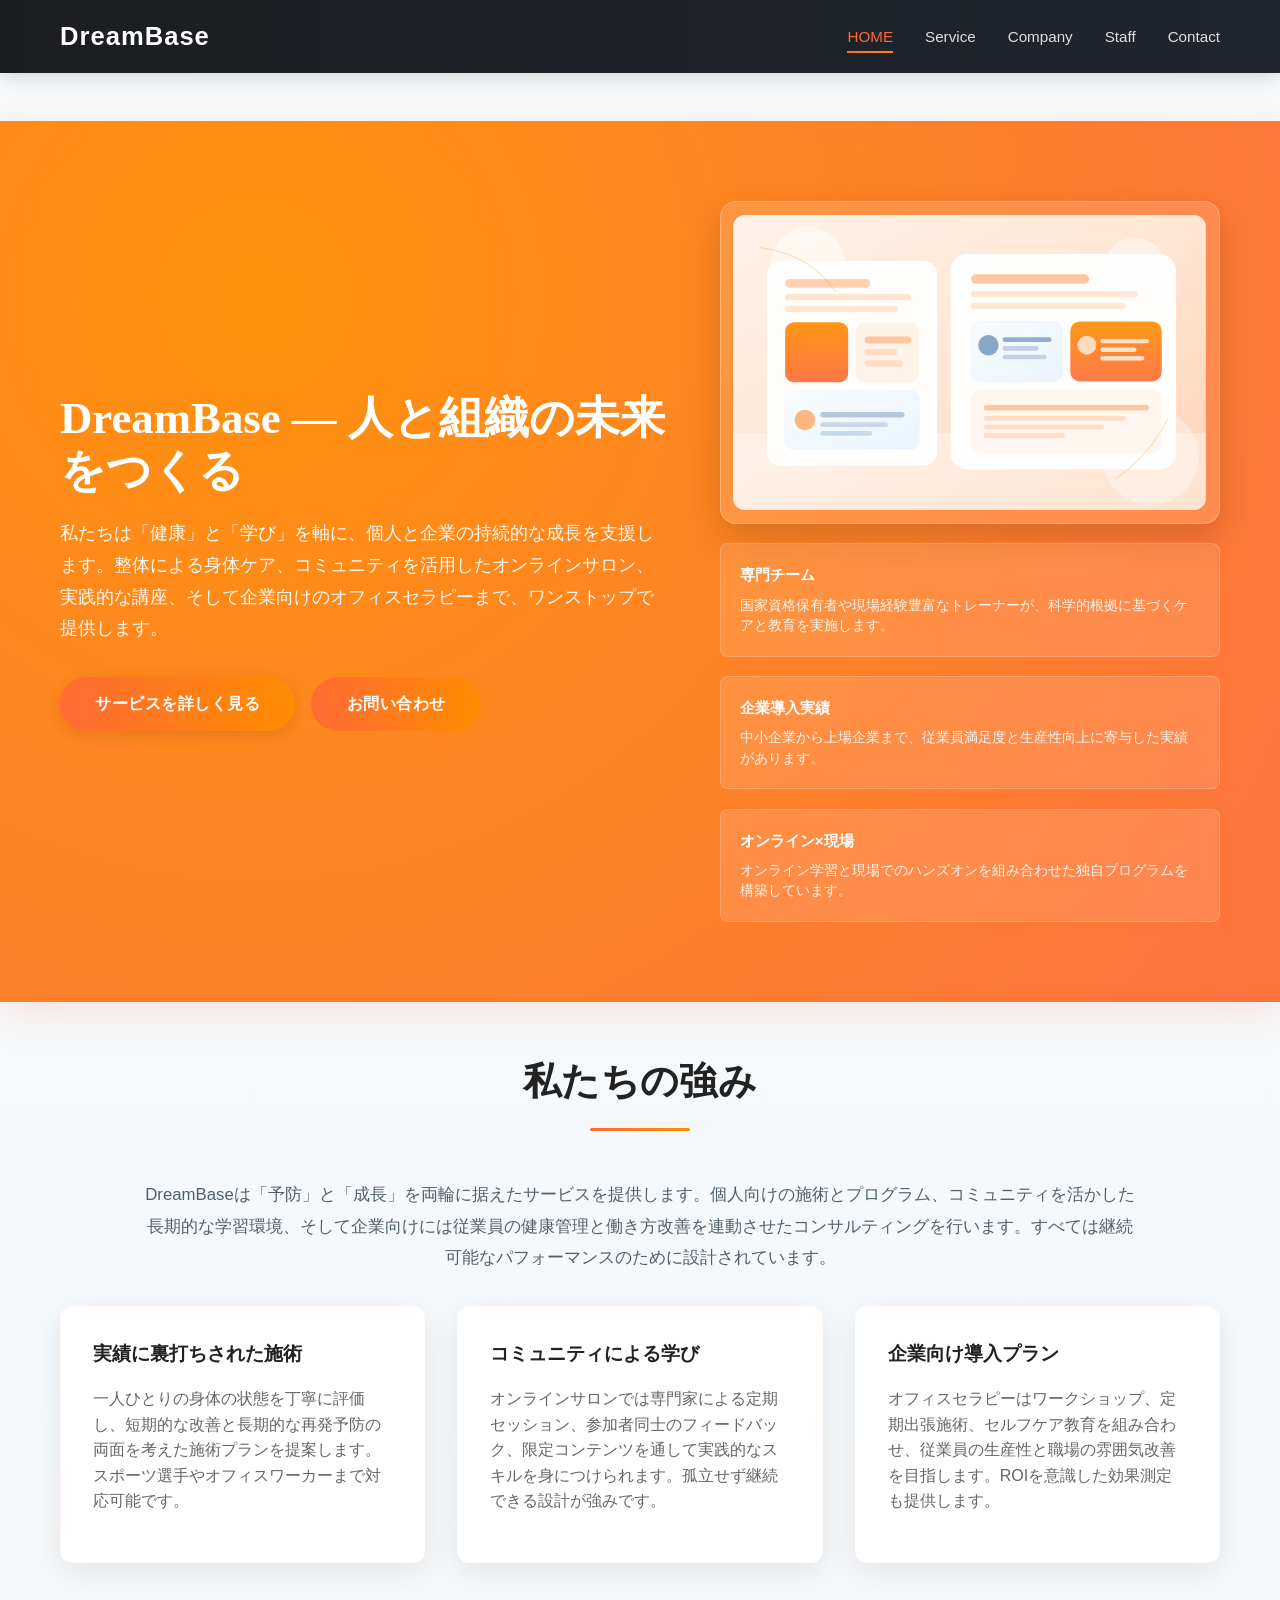
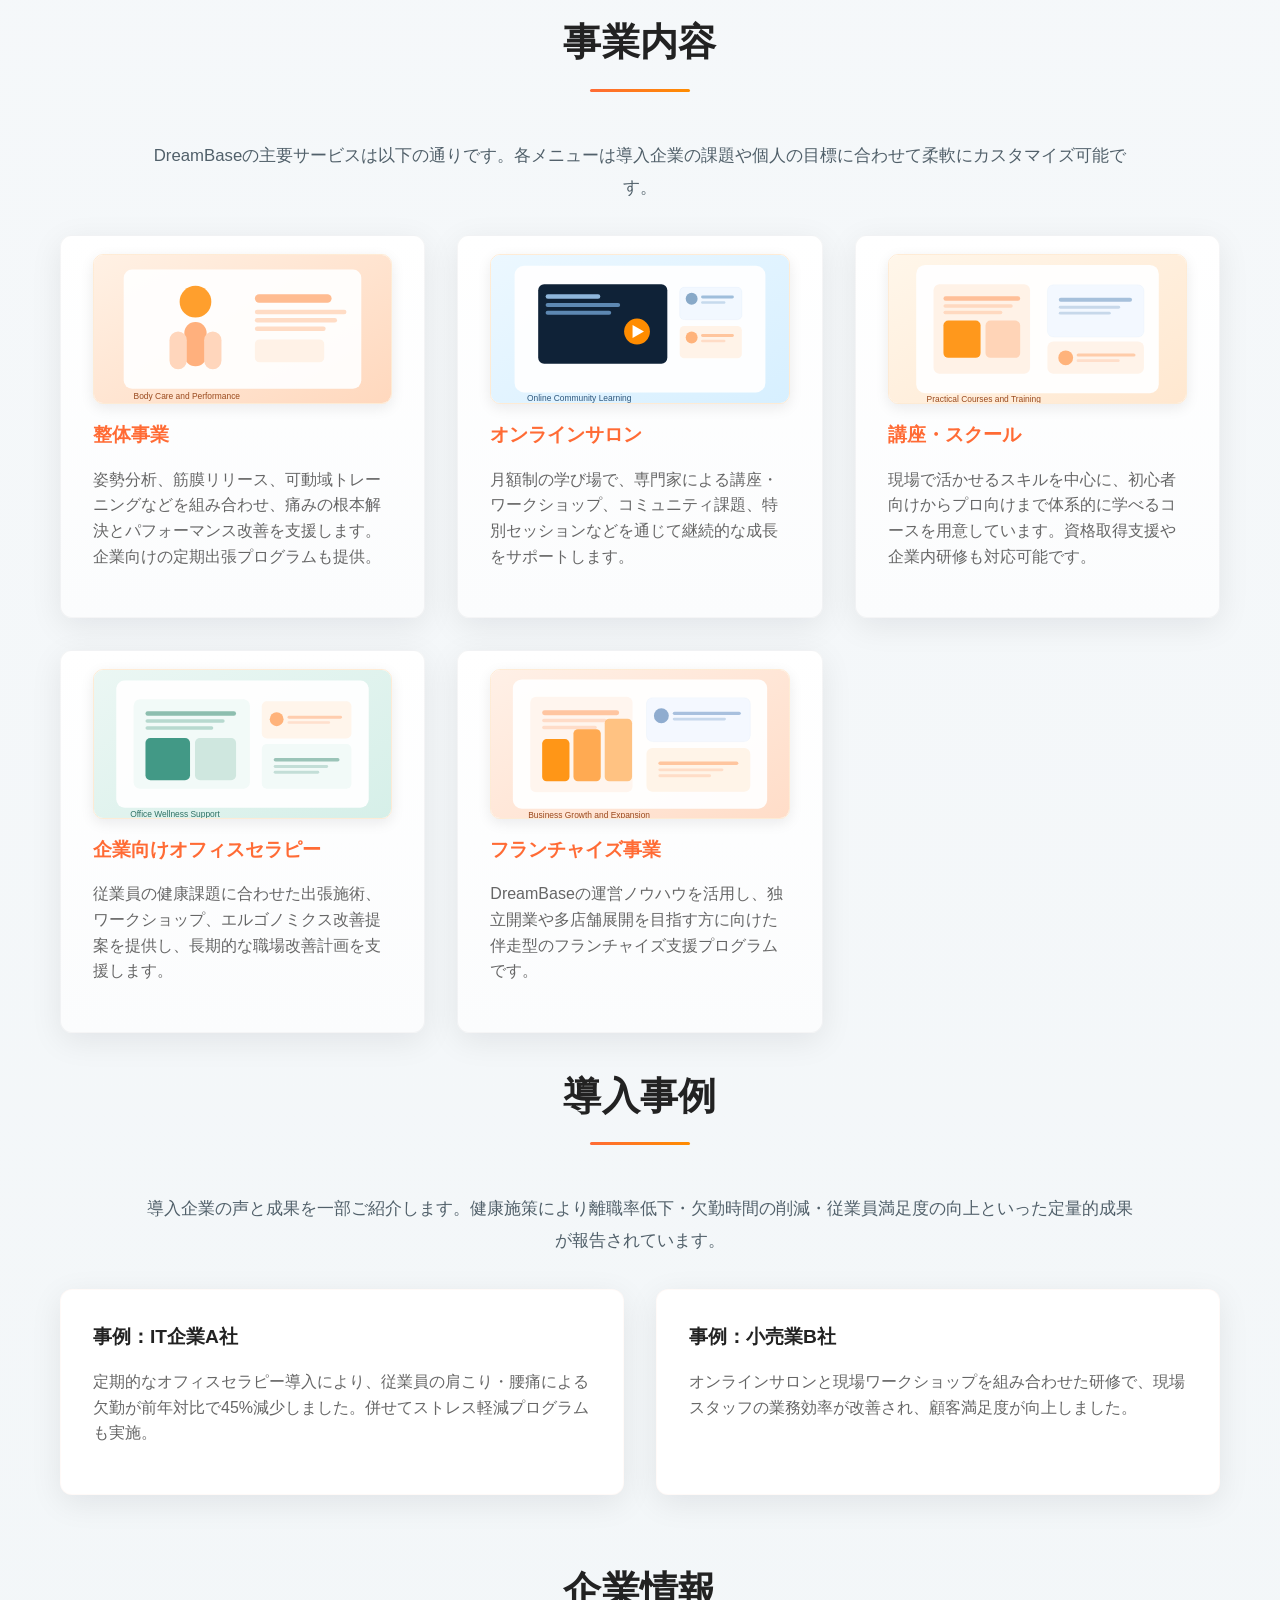
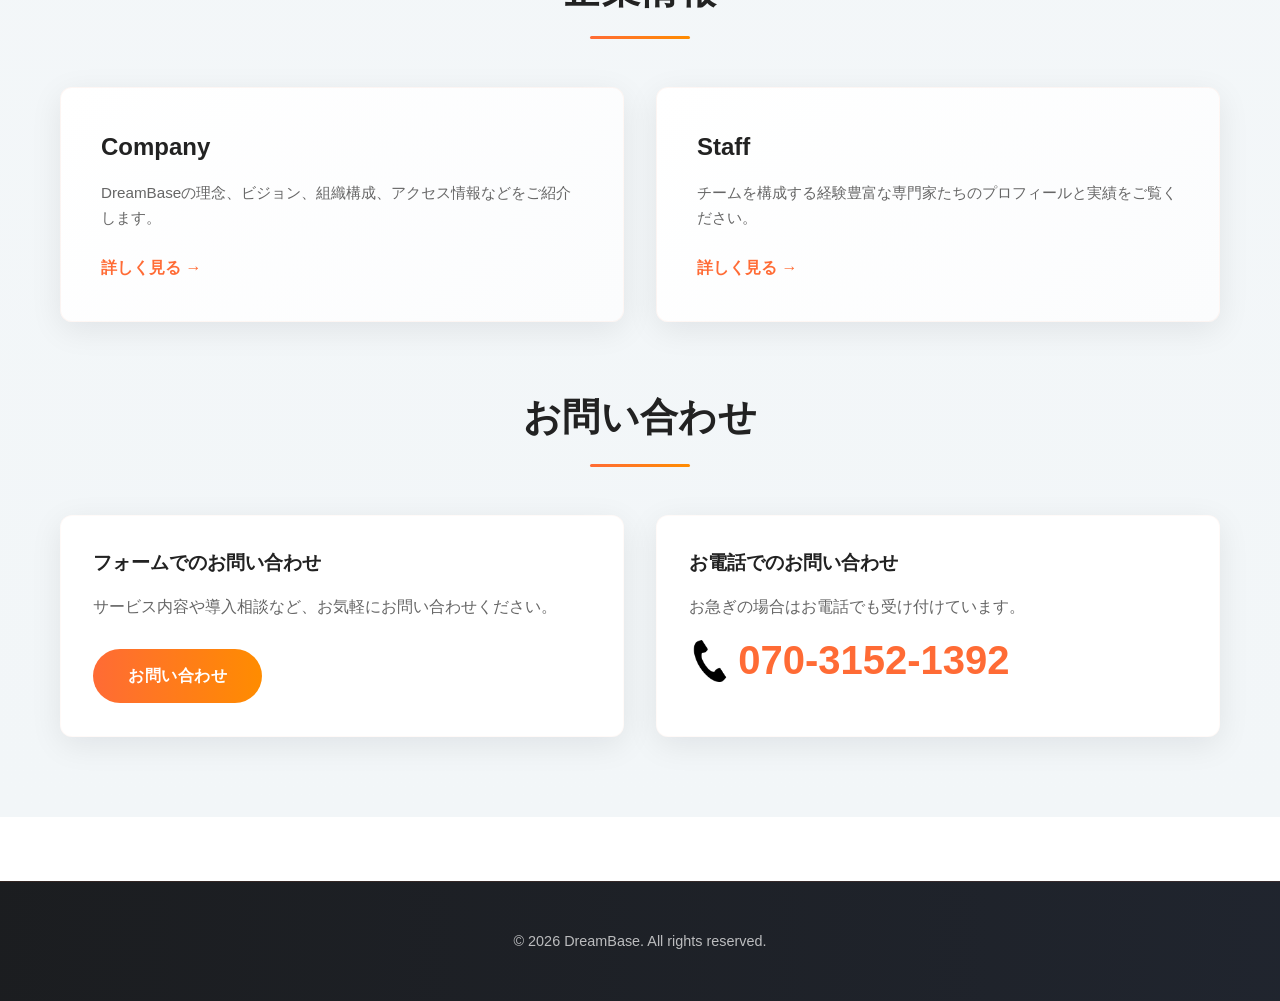
<file: index.html>
<!DOCTYPE html>
<html lang="ja">
<head>
    <meta charset="UTF-8">
    <meta name="viewport" content="width=device-width, initial-scale=1.0">
    <title>HOME - DreamBase</title>
    <link rel="icon" href="favicon.ico">
    <link rel="stylesheet" href="css/style.css">
</head>
<body>
    <div id="app">
        <!-- ナビゲーション -->
        <nav class="navbar">
            <div class="container">
                <div class="logo">
                    <h1><a href="index.html" style="color: white; text-decoration: none;">DreamBase</a></h1>
                </div>
                <div class="hamburger">
                    <span></span>
                    <span></span>
                    <span></span>
                </div>
                <ul class="nav-menu">
                    <h1><a href="index.html" style="color: white; text-decoration: none;">DreamBase</a></h1>
                    <li><a href="index.html" class="nav-link active">HOME</a></li>
                    <li class="has-submenu">
                        <a href="pages/service.html" class="nav-link service-toggle">Service</a>
                        <ul class="submenu">
                            <li><a href="pages/service/osteopathy.html">整体事業</a></li>
                            <li><a href="pages/service/salon.html">オンラインサロン事業</a></li>
                            <li><a href="pages/service/school.html">講座・スクール事業</a></li>
                            <li><a href="pages/service/therapist.html">企業向けオフィスセラピー事業</a></li>
                            <li><a href="pages/service/franchise.html">フランチャイズ事業</a></li>
                        </ul>
                    </li>
                    <li><a href="pages/company.html" class="nav-link">Company</a></li>
                    <li><a href="pages/staff.html" class="nav-link">Staff</a></li>
                    <li><a href="pages/contact.html" class="nav-link">Contact</a></li>
                </ul>
            </div>
        </nav>

        <!-- メインコンテンツ -->
        <main id="content">
            <section class="page-section">
                <div class="hero modern-hero">
                    <div class="container hero-inner">
                        <div class="hero-left">
                            <h1 class="hero-title">DreamBase — 人と組織の未来をつくる</h1>
                            <p class="hero-sub">私たちは「健康」と「学び」を軸に、個人と企業の持続的な成長を支援します。整体による身体ケア、コミュニティを活用したオンラインサロン、実践的な講座、そして企業向けのオフィスセラピーまで、ワンストップで提供します。</p>
                            <div class="hero-ctas">
                                <a href="pages/service.html" class="btn btn-primary">サービスを詳しく見る</a>
                                <a href="pages/contact.html" class="btn btn-secondary">お問い合わせ</a>
                            </div>
                        </div>
                        <div class="hero-right">
                            <div class="hero-visual-card">
                                <img src="images/home-hero-placeholder.svg" alt="DreamBaseのコンセプトイメージ" class="hero-visual-image">
                            </div>
                            <div class="hero-features">
                                <div class="feature">
                                    <h4>専門チーム</h4>
                                    <p>国家資格保有者や現場経験豊富なトレーナーが、科学的根拠に基づくケアと教育を実施します。</p>
                                </div>
                                <div class="feature">
                                    <h4>企業導入実績</h4>
                                    <p>中小企業から上場企業まで、従業員満足度と生産性向上に寄与した実績があります。</p>
                                </div>
                                <div class="feature">
                                    <h4>オンライン×現場</h4>
                                    <p>オンライン学習と現場でのハンズオンを組み合わせた独自プログラムを構築しています。</p>
                                </div>
                            </div>
                        </div>
                    </div>
                </div>

                <div class="container">
                    <section class="about-section">
                        <h2 class="section-title">私たちの強み</h2>
                        <p class="lead">DreamBaseは「予防」と「成長」を両輪に据えたサービスを提供します。個人向けの施術とプログラム、コミュニティを活かした長期的な学習環境、そして企業向けには従業員の健康管理と働き方改善を連動させたコンサルティングを行います。すべては継続可能なパフォーマンスのために設計されています。</p>

                        <div class="card-grid">
                            <div class="card">
                                <h3>実績に裏打ちされた施術</h3>
                                <p>一人ひとりの身体の状態を丁寧に評価し、短期的な改善と長期的な再発予防の両面を考えた施術プランを提案します。スポーツ選手やオフィスワーカーまで対応可能です。</p>
                            </div>
                            <div class="card">
                                <h3>コミュニティによる学び</h3>
                                <p>オンラインサロンでは専門家による定期セッション、参加者同士のフィードバック、限定コンテンツを通して実践的なスキルを身につけられます。孤立せず継続できる設計が強みです。</p>
                            </div>
                            <div class="card">
                                <h3>企業向け導入プラン</h3>
                                <p>オフィスセラピーはワークショップ、定期出張施術、セルフケア教育を組み合わせ、従業員の生産性と職場の雰囲気改善を目指します。ROIを意識した効果測定も提供します。</p>
                            </div>
                        </div>
                    </section>

                    <section class="services-section">
                        <h2 class="section-title">事業内容</h2>
                        <p class="lead">DreamBaseの主要サービスは以下の通りです。各メニューは導入企業の課題や個人の目標に合わせて柔軟にカスタマイズ可能です。</p>

                        <div class="card-grid services-tiles">
                            <a class="card-link" href="pages/service/osteopathy.html">
                                <div class="card service-card">
                                    <img src="images/services/osteopathy.svg" alt="整体事業のイメージ" class="service-card-image" loading="lazy">
                                    <h3>整体事業</h3>
                                    <p>姿勢分析、筋膜リリース、可動域トレーニングなどを組み合わせ、痛みの根本解決とパフォーマンス改善を支援します。企業向けの定期出張プログラムも提供。</p>
                                </div>
                            </a>

                            <a class="card-link" href="pages/service/salon.html">
                                <div class="card service-card">
                                    <img src="images/services/salon.svg" alt="オンラインサロンのイメージ" class="service-card-image" loading="lazy">
                                    <h3>オンラインサロン</h3>
                                    <p>月額制の学び場で、専門家による講座・ワークショップ、コミュニティ課題、特別セッションなどを通じて継続的な成長をサポートします。</p>
                                </div>
                            </a>

                            <a class="card-link" href="pages/service/school.html">
                                <div class="card service-card">
                                    <img src="images/services/school.svg" alt="講座・スクールのイメージ" class="service-card-image" loading="lazy">
                                    <h3>講座・スクール</h3>
                                    <p>現場で活かせるスキルを中心に、初心者向けからプロ向けまで体系的に学べるコースを用意しています。資格取得支援や企業内研修も対応可能です。</p>
                                </div>
                            </a>

                            <a class="card-link" href="pages/service/therapist.html">
                                <div class="card service-card">
                                    <img src="images/services/therapist.svg" alt="企業向けオフィスセラピーのイメージ" class="service-card-image" loading="lazy">
                                    <h3>企業向けオフィスセラピー</h3>
                                    <p>従業員の健康課題に合わせた出張施術、ワークショップ、エルゴノミクス改善提案を提供し、長期的な職場改善計画を支援します。</p>
                                </div>
                            </a>

                            <a class="card-link" href="pages/service/franchise.html">
                                <div class="card service-card">
                                    <img src="images/services/franchise.svg" alt="フランチャイズ事業のイメージ" class="service-card-image" loading="lazy">
                                    <h3>フランチャイズ事業</h3>
                                    <p>DreamBaseの運営ノウハウを活用し、独立開業や多店舗展開を目指す方に向けた伴走型のフランチャイズ支援プログラムです。</p>
                                </div>
                            </a>
                        </div>
                    </section>

                    <section class="case-section">
                        <h2 class="section-title">導入事例</h2>
                        <p class="lead">導入企業の声と成果を一部ご紹介します。健康施策により離職率低下・欠勤時間の削減・従業員満足度の向上といった定量的成果が報告されています。</p>

                        <div class="card-grid">
                            <div class="card">
                                <h3>事例：IT企業A社</h3>
                                <p>定期的なオフィスセラピー導入により、従業員の肩こり・腰痛による欠勤が前年対比で45%減少しました。併せてストレス軽減プログラムも実施。</p>
                            </div>
                            <div class="card">
                                <h3>事例：小売業B社</h3>
                                <p>オンラインサロンと現場ワークショップを組み合わせた研修で、現場スタッフの業務効率が改善され、顧客満足度が向上しました。</p>
                            </div>
                        </div>
                    </section>

                    <section class="company-staff-section">
                        <h2 class="section-title">企業情報</h2>
                        <div class="info-grid">
                            <a href="pages/company.html" class="info-card company-card">
                                <div class="info-card-content">
                                    <h3>Company</h3>
                                    <p>DreamBaseの理念、ビジョン、組織構成、アクセス情報などをご紹介します。</p>
                                    <span class="info-cta">詳しく見る →</span>
                                </div>
                            </a>
                            <a href="pages/staff.html" class="info-card staff-card">
                                <div class="info-card-content">
                                    <h3>Staff</h3>
                                    <p>チームを構成する経験豊富な専門家たちのプロフィールと実績をご覧ください。</p>
                                    <span class="info-cta">詳しく見る →</span>
                                </div>
                            </a>
                        </div>
                    </section>

                    <section class="company-staff-section">
                        <h2 class="section-title">お問い合わせ</h2>
                        <div class="card-grid">
                            <div class="card">
                                <h3>フォームでのお問い合わせ</h3>
                                <p>サービス内容や導入相談など、お気軽にお問い合わせください。</p>
                                <a href="pages/contact.html" class="btn" style="margin-top: 0.8rem;">お問い合わせ</a>
                            </div>
                            <div class="card">
                                <h3>お電話でのお問い合わせ</h3>
                                <p>お急ぎの場合はお電話でも受け付けています。</p>
                                <p>
                                    <a href="tel:07031521392" class="phone-link">
                                        <img src="images/phone.png" alt="" class="phone-icon" aria-hidden="true">
                                        <span>070-3152-1392</span>
                                    </a>
                                </p>
                            </div>
                        </div>
                    </section>
                </div>
            </section>
        </main>

        <!-- フッター -->
        <footer class="footer">
            <div class="container">
                <p>&copy; 2026 DreamBase. All rights reserved.</p>
            </div>
        </footer>
    </div>

    <script src="js/navigation.js"></script>
</body>
</html>
</file>
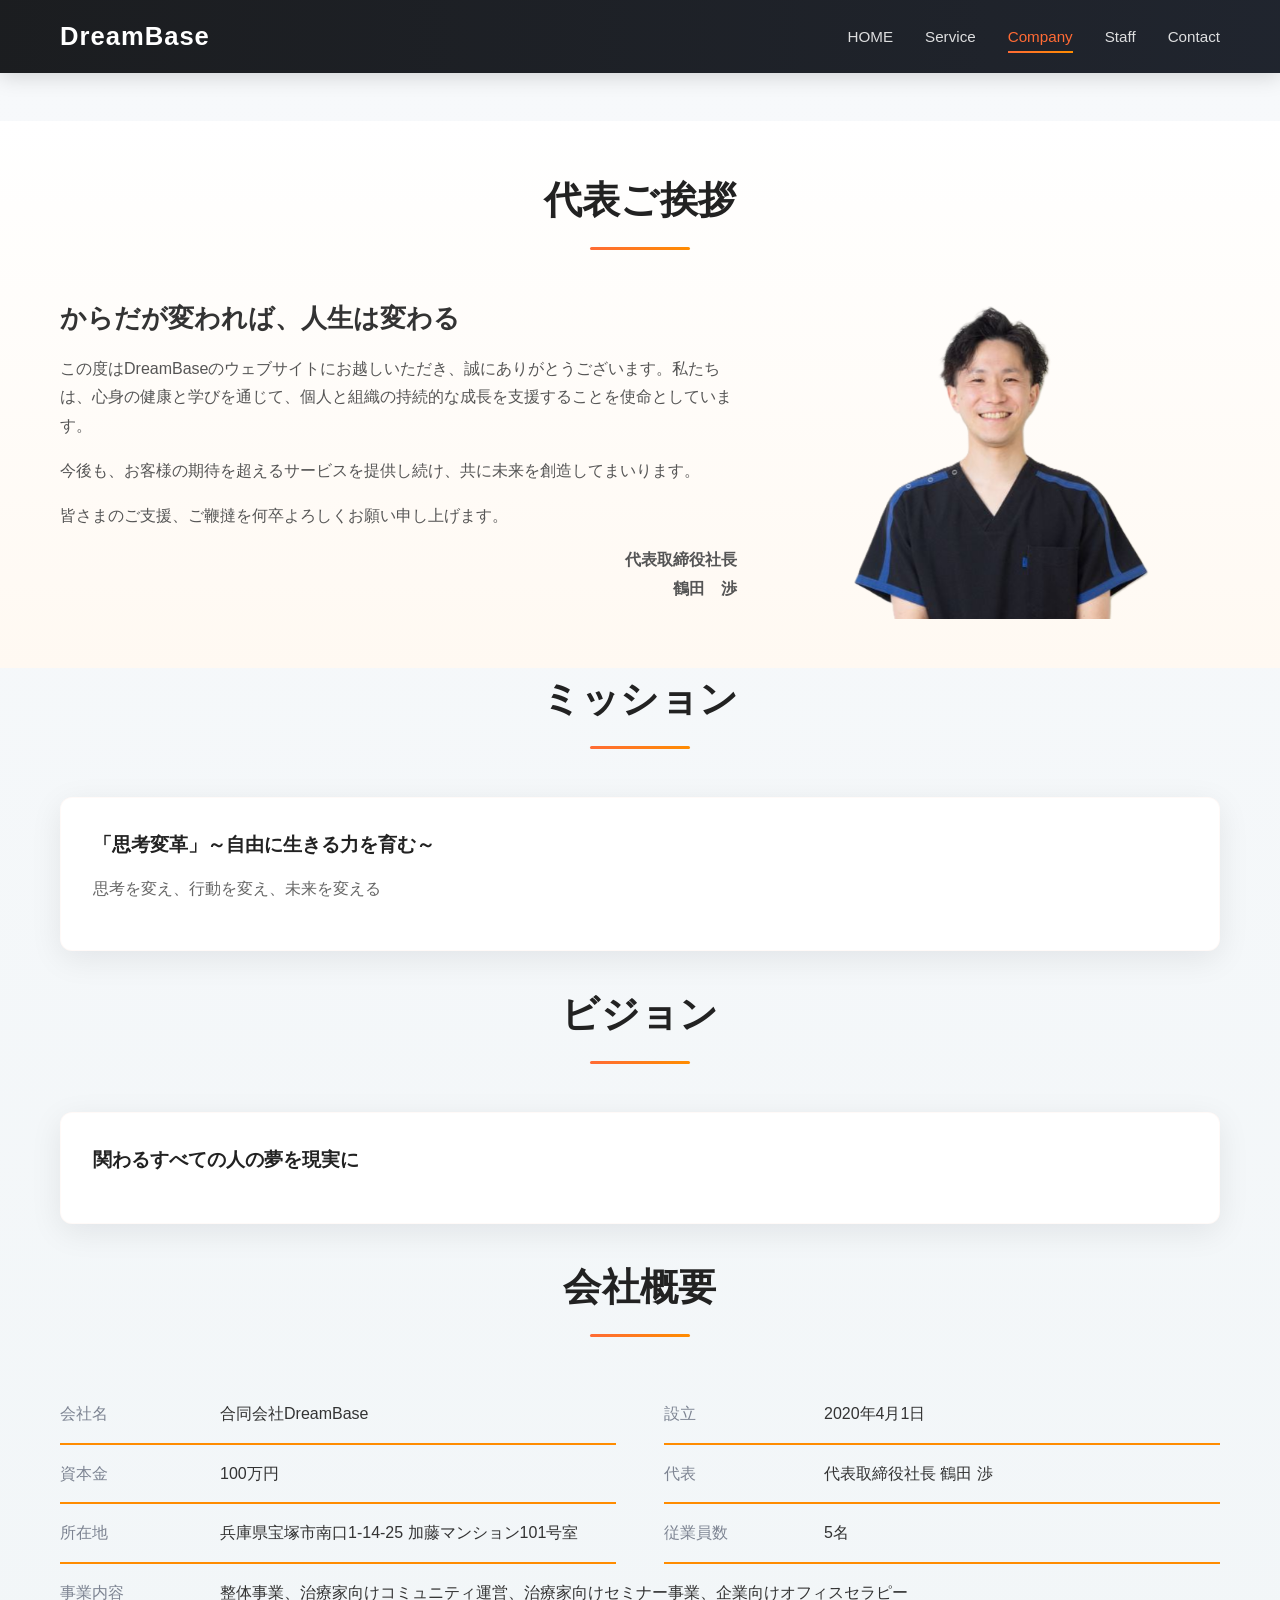
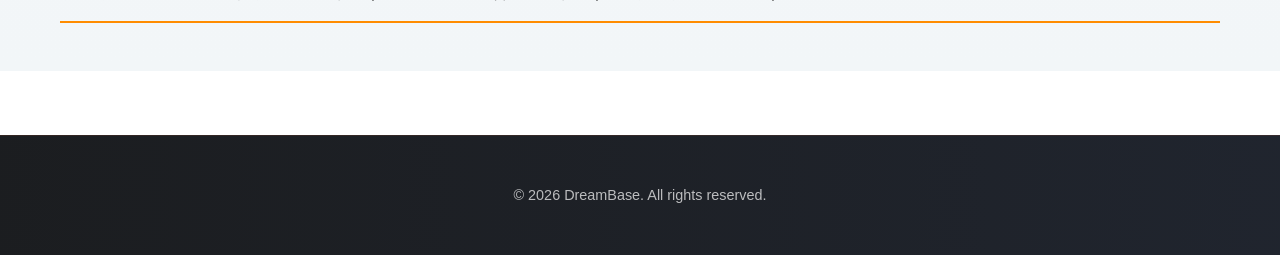
<file: pages/company.html>
<!DOCTYPE html>
<html lang="ja">
<head>
    <meta charset="UTF-8">
    <meta name="viewport" content="width=device-width, initial-scale=1.0">
    <title>Company - DreamBase</title>
    <link rel="icon" href="../favicon.ico">
    <link rel="stylesheet" href="../css/style.css">
</head>
<body>
    <div id="app">
        <!-- ナビゲーション -->
        <nav class="navbar">
            <div class="container">
                <div class="logo">
                    <h1><a href="../index.html" style="color: white; text-decoration: none;">DreamBase</a></h1>
                </div>
                <div class="hamburger">
                    <span></span>
                    <span></span>
                    <span></span>
                </div>
                <ul class="nav-menu">
                    <h1><a href="../index.html" style="color: white; text-decoration: none;">DreamBase</a></h1>
                    <li><a href="../index.html" class="nav-link">HOME</a></li>
                    <li class="has-submenu">
                        <a href="service.html" class="nav-link service-toggle">Service</a>
                        <ul class="submenu">
                            <li><a href="service/osteopathy.html">整体事業</a></li>
                            <li><a href="service/salon.html">オンラインサロン事業</a></li>
                            <li><a href="service/school.html">講座・スクール事業</a></li>
                            <li><a href="service/therapist.html">企業向けオフィスセラピー事業</a></li>
                            <li><a href="service/franchise.html">フランチャイズ事業</a></li>
                        </ul>
                    </li>
                    <li><a href="company.html" class="nav-link active">Company</a></li>
                    <li><a href="staff.html" class="nav-link">Staff</a></li>
                    <li><a href="contact.html" class="nav-link">Contact</a></li>
                </ul>
            </div>
        </nav>

        <!-- メインコンテンツ -->
        <main id="content">
            <section class="page-section greeting-section">
                <div class="container">
                    <h2 class="section-title">代表ご挨拶</h2>
                    <div class="greeting-smart">
                        <div class="greeting-content">
                            <h4>代表取締役社長</h4>
                            <h4>鶴田　渉</h4>
                        </div>
                        <div class="greeting-photo-wrap-smart">
                            <img src="../images/staff/tsuruta.png" alt="代表取締役社長 鶴田 渉" class="greeting-photo-smart">
                        </div>
                    </div>
                    <div class="greeting-grid">
                        <div class="greeting-text">
                            <h3>からだが変われば、人生は変わる</h3>
                            <p>この度はDreamBaseのウェブサイトにお越しいただき、誠にありがとうございます。私たちは、心身の健康と学びを通じて、個人と組織の持続的な成長を支援することを使命としています。</p>
                            <p>今後も、お客様の期待を超えるサービスを提供し続け、共に未来を創造してまいります。</p>
                            <p>皆さまのご支援、ご鞭撻を何卒よろしくお願い申し上げます。</p>
                            <p style="text-align: end;"><strong>代表取締役社長<br>鶴田　渉</strong></p>
                        </div>
                        <div class="greeting-photo-wrap">
                            <img src="../images/staff/tsuruta.png" alt="代表取締役社長 鶴田 渉" class="greeting-photo">
                        </div>
                    </div>
                </div>
            </section>
            <section class="page-section">
                <div class="container">
                    <h2 class="section-title">ミッション</h2>
                    <div class="card-grid">
                        <div class="card">
                            <h3>「思考変革」～自由に生きる力を育む～</h3>
                            <p>思考を変え、行動を変え、未来を変える</p>
                        </div>
                    </div>

                    <h2 class="section-title">ビジョン</h2>
                    <div class="card-grid">
                        <div class="card">
                            <h3>関わるすべての人の夢を現実に</h3>
                        </div>
                    </div>

                    <h2 class="section-title">会社概要</h2>
                    <div class="company-list">
                        <dl>
                            <div class="list-item">
                                <dt>会社名</dt>
                                <dd>合同会社DreamBase</dd>
                            </div>
                            <div class="list-item">
                                <dt>設立</dt>
                                <dd>2020年4月1日</dd>
                            </div>
                            <div class="list-item">
                                <dt>資本金</dt>
                                <dd>100万円</dd>
                            </div>
                            <div class="list-item">
                                <dt>代表</dt>
                                <dd>代表取締役社長 鶴田 渉</dd>
                            </div>
                            <div class="list-item">
                                <dt>所在地</dt>
                                <dd>兵庫県宝塚市南口1-14-25 加藤マンション101号室</dd>
                            </div>
                            <div class="list-item">
                                <dt>従業員数</dt>
                                <dd>5名</dd>
                            </div>
                            <div class="list-item -full">
                                <dt>事業内容</dt>
                                <dd>整体事業、治療家向けコミュニティ運営、治療家向けセミナー事業、企業向けオフィスセラピー</dd>
                            </div>
                        </dl>
                    </div>
                </div>
            </section>
        </main>

        <!-- フッター -->
        <footer class="footer">
            <div class="container">
                <p>&copy; 2026 DreamBase. All rights reserved.</p>
            </div>
        </footer>
    </div>

    <script src="../js/navigation.js"></script>
</body>
</html>
</file>
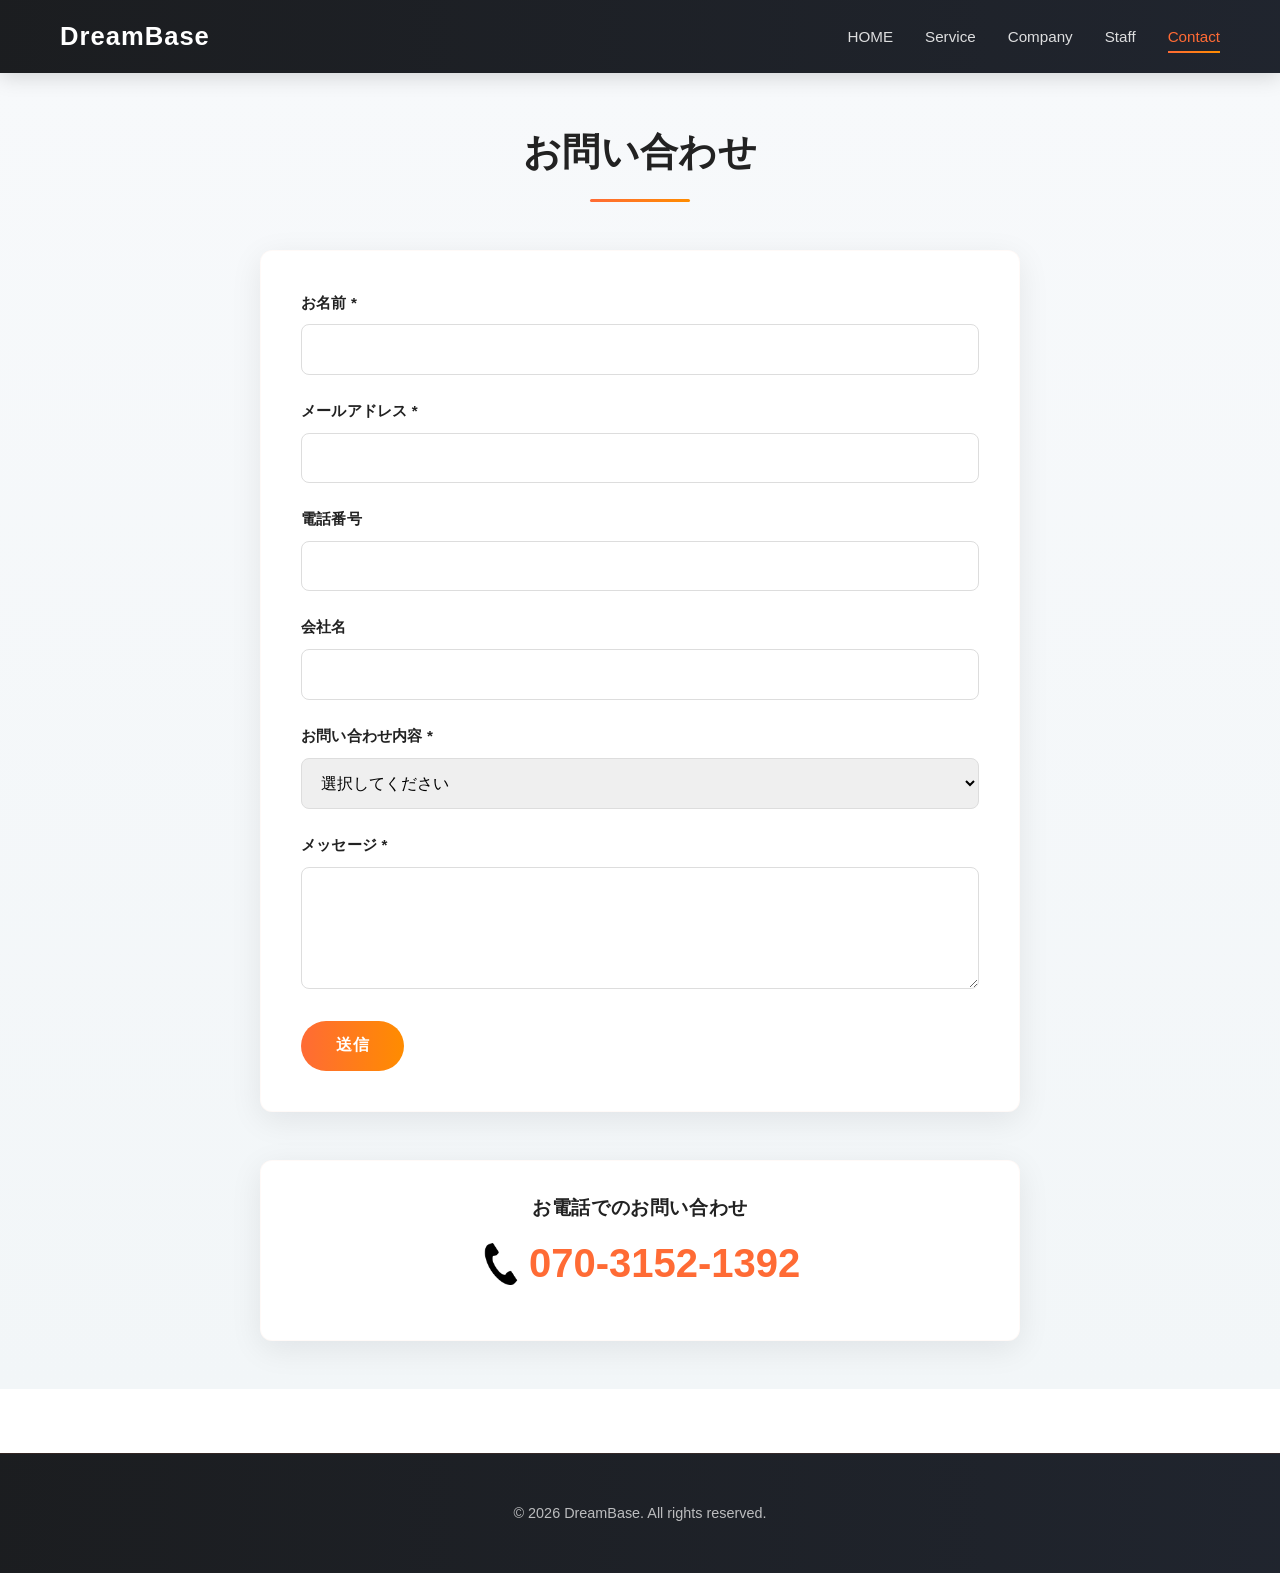
<file: pages/contact.html>
<!DOCTYPE html>
<html lang="ja">
<head>
    <meta charset="UTF-8">
    <meta name="viewport" content="width=device-width, initial-scale=1.0">
    <title>Contact - DreamBase</title>
    <link rel="icon" href="../favicon.ico">
    <link rel="stylesheet" href="../css/style.css">
</head>
<body>
    <div id="app">
        <!-- ナビゲーション -->
        <nav class="navbar">
            <div class="container">
                <div class="logo">
                    <h1><a href="../index.html" style="color: white; text-decoration: none;">DreamBase</a></h1>
                </div>
                <div class="hamburger">
                    <span></span>
                    <span></span>
                    <span></span>
                </div>
                <ul class="nav-menu">
                    <h1><a href="../index.html" style="color: white; text-decoration: none;">DreamBase</a></h1>
                    <li><a href="../index.html" class="nav-link">HOME</a></li>
                    <li class="has-submenu">
                        <a href="service.html" class="nav-link service-toggle">Service</a>
                        <ul class="submenu">
                            <li><a href="service/osteopathy.html">整体事業</a></li>
                            <li><a href="service/salon.html">オンラインサロン事業</a></li>
                            <li><a href="service/school.html">講座・スクール事業</a></li>
                            <li><a href="service/therapist.html">企業向けオフィスセラピー事業</a></li>
                            <li><a href="service/franchise.html">フランチャイズ事業</a></li>
                        </ul>
                    </li>
                    <li><a href="company.html" class="nav-link">Company</a></li>
                    <li><a href="staff.html" class="nav-link">Staff</a></li>
                    
                    <li><a href="contact.html" class="nav-link active">Contact</a></li>
                </ul>
            </div>
        </nav>

        <!-- メインコンテンツ -->
        <main id="content">
            <section class="page-section">
                <div class="container">
                    <h2 class="section-title">お問い合わせ</h2>
                    
                    <div class="form-container">
                        <form id="contactForm">
                            <div class="form-group">
                                <label for="name">お名前 *</label>
                                <input type="text" id="name" name="name" required>
                            </div>

                            <div class="form-group">
                                <label for="email">メールアドレス *</label>
                                <input type="email" id="email" name="email" required>
                            </div>

                            <div class="form-group">
                                <label for="phone">電話番号</label>
                                <input type="tel" id="phone" name="phone">
                            </div>

                            <div class="form-group">
                                <label for="company">会社名</label>
                                <input type="text" id="company" name="company">
                            </div>

                            <div class="form-group">
                                <label for="subject">お問い合わせ内容 *</label>
                                <select id="subject" name="subject" required>
                                    <option value="">選択してください</option>
                                    <option value="osteopathy">整体事業について</option>
                                    <option value="salon">オンラインサロン事業について</option>
                                    <option value="school">講座・スクール事業について</option>
                                    <option value="therapist">企業向けオフィスセラピー事業について</option>
                                    <option value="franchise">フランチャイズ事業について</option>
                                    <option value="other">その他</option>
                                </select>
                            </div>

                            <div class="form-group">
                                <label for="message">メッセージ *</label>
                                <textarea id="message" name="message" rows="5" required></textarea>
                            </div>

                            <button type="submit" class="btn">送信</button>
                        </form>
                    </div>

                    <div class="contact-callout-wrap">
                        <div class="card contact-callout-card">
                            <h3 class="contact-callout-heading">お電話でのお問い合わせ</h3>
                            <p class="contact-callout-number">
                                <a href="tel:07031521392" class="phone-link">
                                    <img src="../images/phone.png" alt="" class="phone-icon" aria-hidden="true">
                                    <span>070-3152-1392</span>
                                </a>
                            </p>
                        </div>
                    </div>
                </div>
            </section>
        </main>

        <!-- フッター -->
        <footer class="footer">
            <div class="container">
                <p>&copy; 2026 DreamBase. All rights reserved.</p>
            </div>
        </footer>
    </div>

    <script src="../js/navigation.js"></script>
    <script src="../js/contact.js"></script>
</body>
</html>
</file>
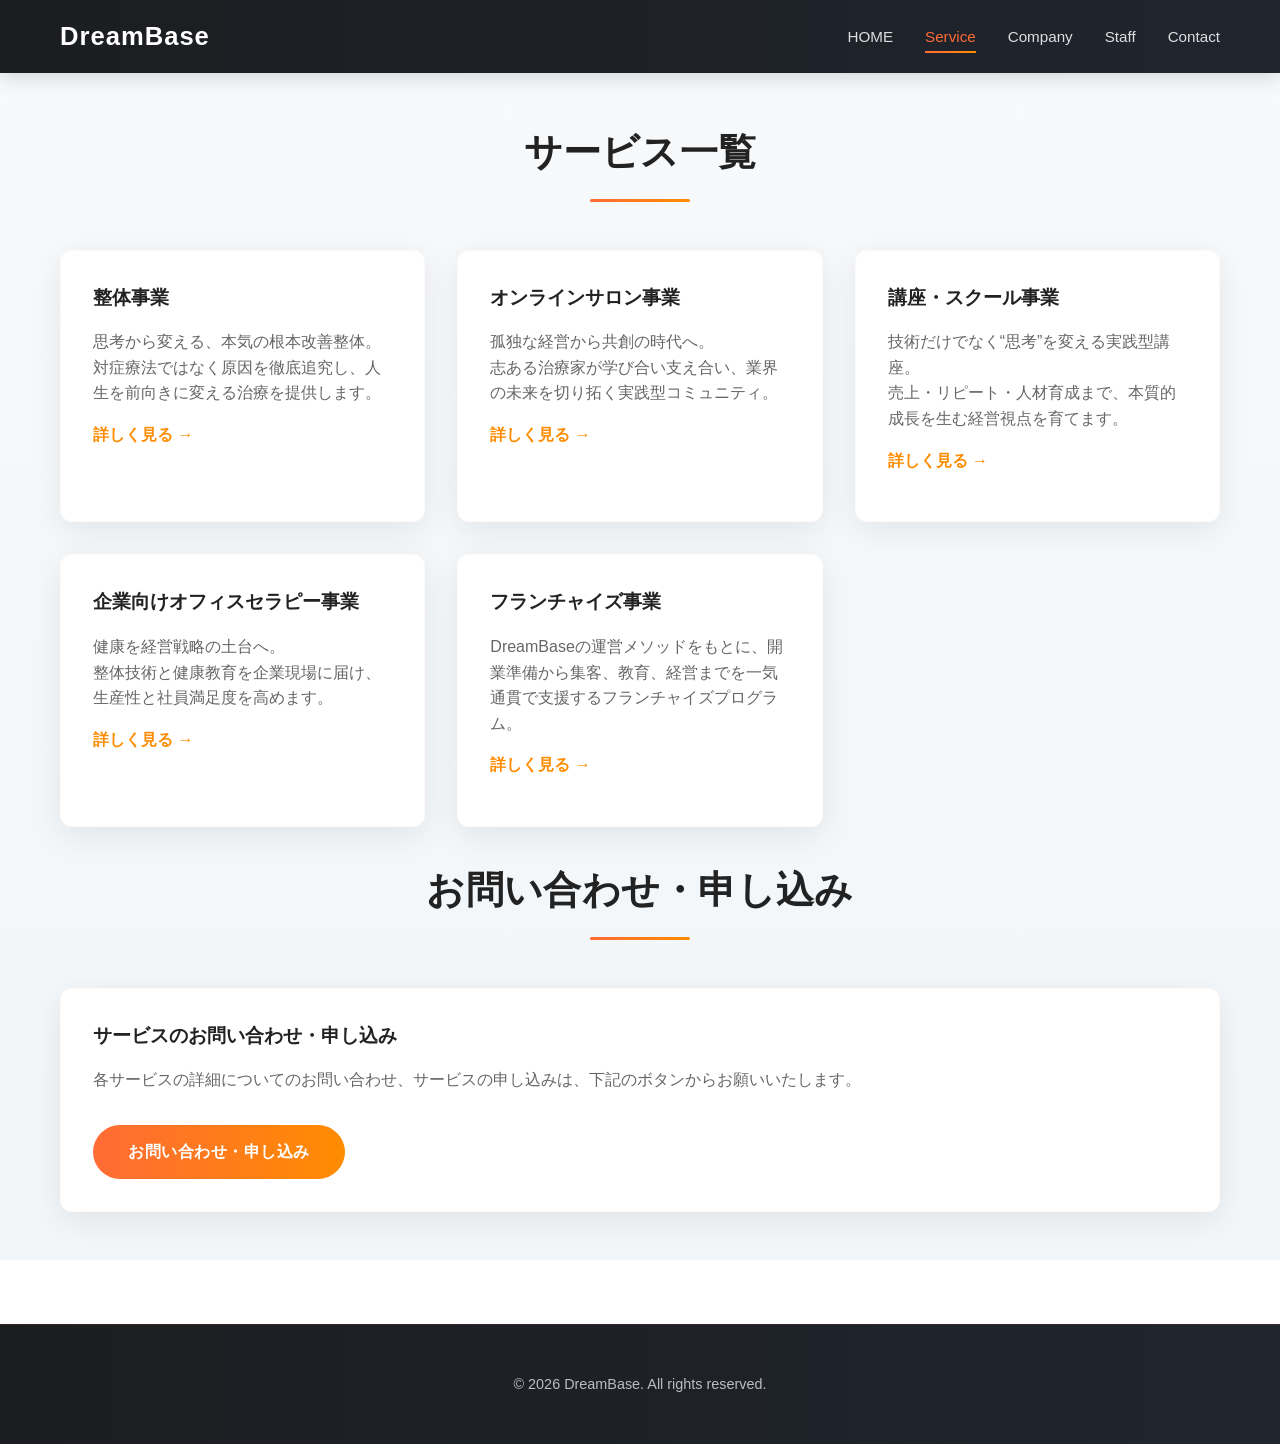
<file: pages/service.html>
<!DOCTYPE html>
<html lang="ja">
<head>
    <meta charset="UTF-8">
    <meta name="viewport" content="width=device-width, initial-scale=1.0">
    <title>Service - DreamBase</title>
    <link rel="icon" href="../favicon.ico">
    <link rel="stylesheet" href="../css/style.css">
</head>
<body>
    <div id="app">
        <!-- ナビゲーション -->
        <nav class="navbar">
            <div class="container">
                <div class="logo">
                    <h1><a href="../index.html" style="color: white; text-decoration: none;">DreamBase</a></h1>
                </div>
                <div class="hamburger">
                    <span></span>
                    <span></span>
                    <span></span>
                </div>
                <ul class="nav-menu">
                    <h1><a href="../index.html" style="color: white; text-decoration: none;">DreamBase</a></h1>
                    <li><a href="../index.html" class="nav-link">HOME</a></li>
                    <li class="has-submenu">
                        <a href="service.html" class="nav-link service-toggle active">Service</a>
                        <ul class="submenu">
                            <li><a href="service/osteopathy.html">整体事業</a></li>
                            <li><a href="service/salon.html">オンラインサロン事業</a></li>
                            <li><a href="service/school.html">講座・スクール事業</a></li>
                            <li><a href="service/therapist.html">企業向けオフィスセラピー事業</a></li>
                            <li><a href="service/franchise.html">フランチャイズ事業</a></li>
                        </ul>
                    </li>
                    <li><a href="company.html" class="nav-link">Company</a></li>
                    <li><a href="staff.html" class="nav-link">Staff</a></li>
                    <li><a href="contact.html" class="nav-link">Contact</a></li>
                </ul>
            </div>
        </nav>

        <!-- メインコンテンツ -->
        <main id="content">
            <section class="page-section">
                <div class="container">
                    <h2 class="section-title">サービス一覧</h2>
                    
                    <div class="card-grid">
                        <a href="service/osteopathy.html" class="card-link">
                            <div class="card">
                                <h3>整体事業</h3>
                                <p>思考から変える、本気の根本改善整体。<br>
                                対症療法ではなく原因を徹底追究し、人生を前向きに変える治療を提供します。</p>
                                <p class="card-link-text">詳しく見る →</p>
                            </div>
                        </a>
                        <a href="service/salon.html" class="card-link">
                            <div class="card">
                                <h3>オンラインサロン事業</h3>
                                <p>孤独な経営から共創の時代へ。<br>
                                志ある治療家が学び合い支え合い、業界の未来を切り拓く実践型コミュニティ。</p>
                                <p class="card-link-text">詳しく見る →</p>
                            </div>
                        </a>
                        <a href="service/school.html" class="card-link">
                            <div class="card">
                                <h3>講座・スクール事業</h3>
                                <p>技術だけでなく“思考”を変える実践型講座。<br>
                                売上・リピート・人材育成まで、本質的成長を生む経営視点を育てます。</p>
                                <p class="card-link-text">詳しく見る →</p>
                            </div>
                        </a>
                        <a href="service/therapist.html" class="card-link">
                            <div class="card">
                                <h3>企業向けオフィスセラピー事業</h3>
                                <p>健康を経営戦略の土台へ。<br>
                                整体技術と健康教育を企業現場に届け、生産性と社員満足度を高めます。</p>
                                <p class="card-link-text">詳しく見る →</p>
                            </div>
                        </a>
                        <a href="service/franchise.html" class="card-link">
                            <div class="card">
                                <h3>フランチャイズ事業</h3>
                                <p>DreamBaseの運営メソッドをもとに、開業準備から集客、教育、経営までを一気通貫で支援するフランチャイズプログラム。</p>
                                <p class="card-link-text">詳しく見る →</p>
                            </div>
                        </a>
                    </div>

                    <h2 class="section-title">お問い合わせ・申し込み</h2>
                    <div class="card" style="margin-top: 2rem;">
                        <h3>サービスのお問い合わせ・申し込み</h3>
                        <p>各サービスの詳細についてのお問い合わせ、サービスの申し込みは、下記のボタンからお願いいたします。</p>
                        <a href="contact.html" class="btn" style="margin-top: 1rem;">お問い合わせ・申し込み</a>
                    </div>
                </div>
            </section>
        </main>

        <!-- フッター -->
        <footer class="footer">
            <div class="container">
                <p>&copy; 2026 DreamBase. All rights reserved.</p>
            </div>
        </footer>
    </div>

    <script src="../js/navigation.js"></script>
</body>
</html>
</file>
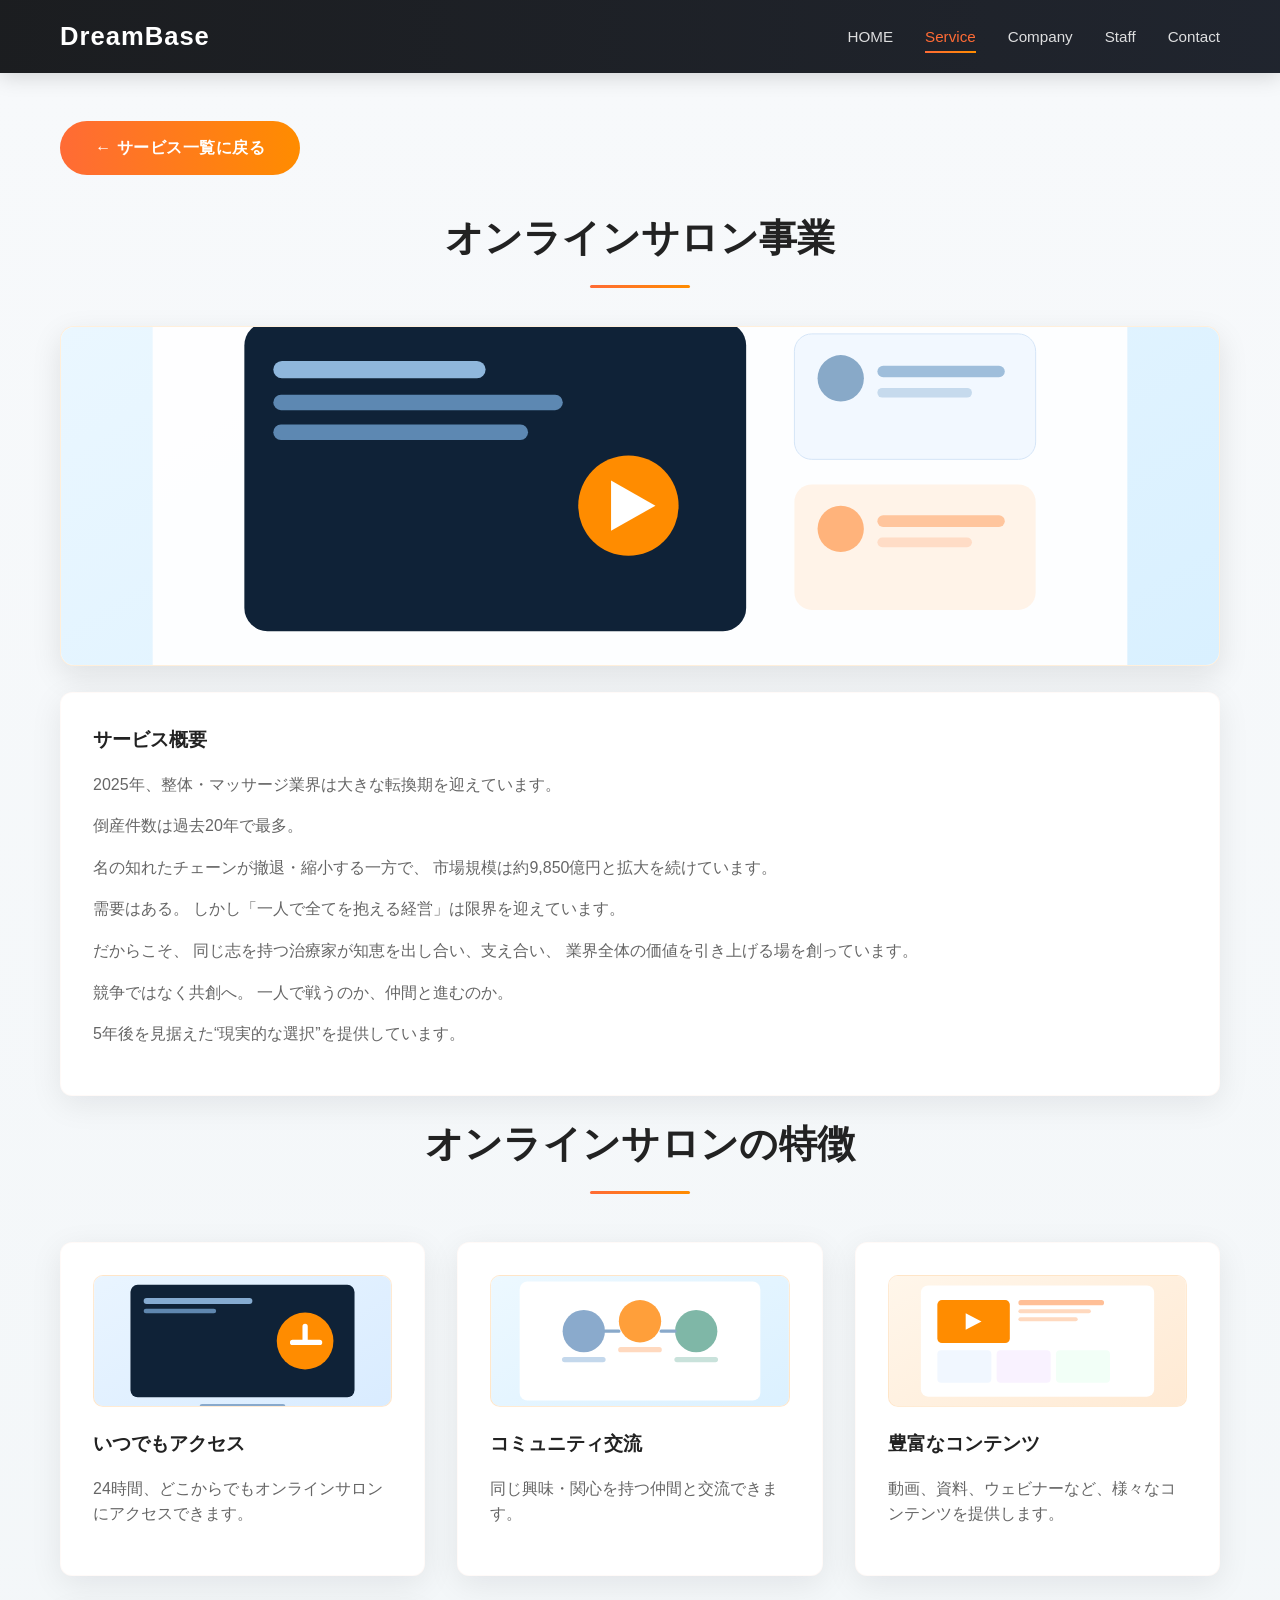
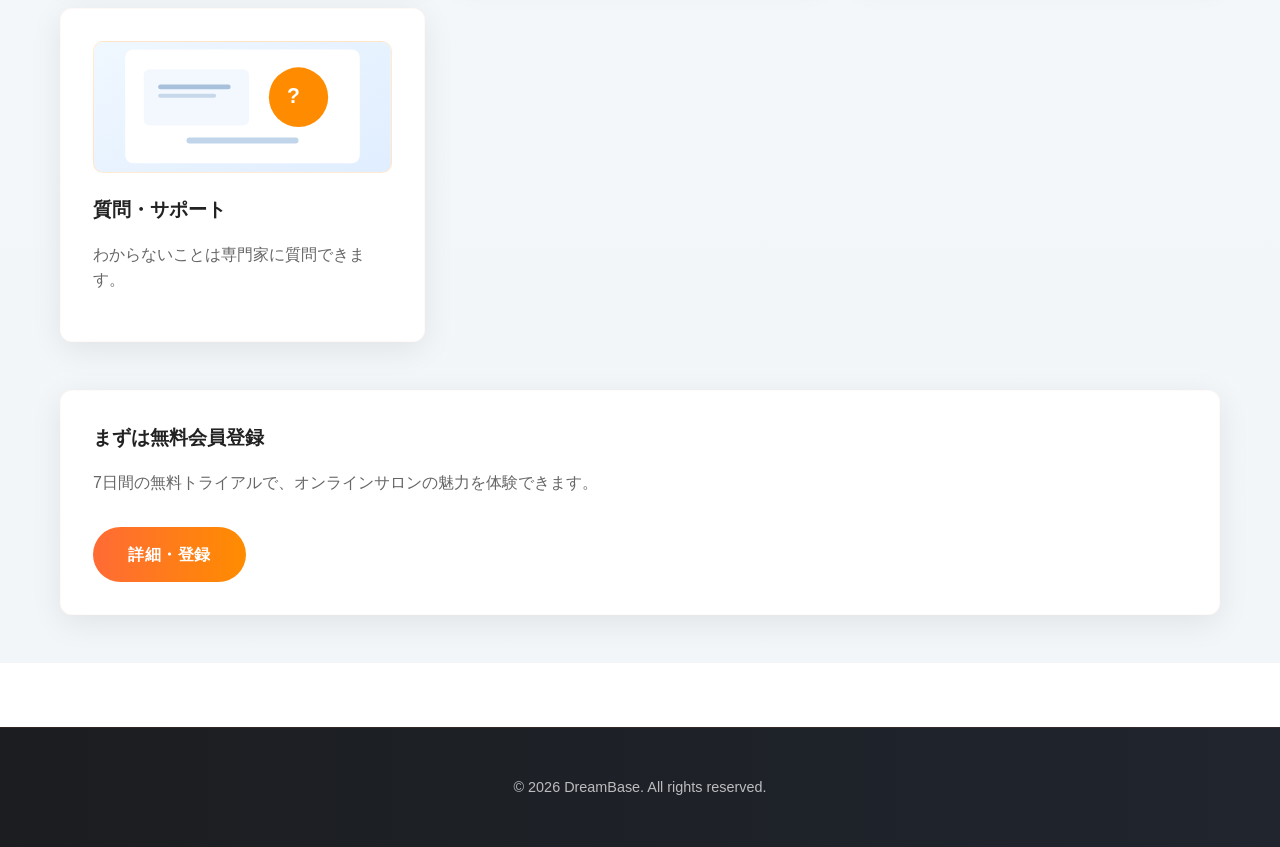
<file: pages/service/salon.html>
<!DOCTYPE html>
<html lang="ja">
<head>
    <meta charset="UTF-8">
    <meta name="viewport" content="width=device-width, initial-scale=1.0">
    <title>オンラインサロン事業 - DreamBase</title>
    <link rel="icon" href="../../favicon.ico">
    <link rel="stylesheet" href="../../css/style.css">
</head>
<body>
    <div id="app">
        <!-- ナビゲーション -->
        <nav class="navbar">
            <div class="container">
                <div class="logo">
                    <h1><a href="../../index.html" style="color: white; text-decoration: none;">DreamBase</a></h1>
                </div>
                <div class="hamburger">
                    <span></span>
                    <span></span>
                    <span></span>
                </div>
                <ul class="nav-menu">
                    <h1><a href="../../index.html" style="color: white; text-decoration: none;">DreamBase</a></h1>
                    <li><a href="../../index.html" class="nav-link">HOME</a></li>
                    <li><a href="../service.html" class="nav-link active">Service</a></li>
                    <li><a href="../company.html" class="nav-link">Company</a></li>
                    <li><a href="../staff.html" class="nav-link">Staff</a></li>
                    
                    <li><a href="../contact.html" class="nav-link">Contact</a></li>
                </ul>
            </div>
        </nav>

        <!-- メインコンテンツ -->
        <main id="content">
            <section class="page-section">
                <div class="container">
                    <a href="../service.html" class="btn" style="margin-bottom: 2rem; display: inline-block; background-color: #FF8C00;">← サービス一覧に戻る</a>
                    
                    <h2 class="section-title">オンラインサロン事業</h2>

                    <div class="service-page-hero">
                        <img src="../../images/services/salon.svg" alt="オンラインサロン事業のイメージ" class="service-page-hero-image" loading="lazy">
                    </div>
                    
                    <div class="card service-overview-card">
                        <h3>サービス概要</h3>
                        <p>2025年、整体・マッサージ業界は大きな転換期を迎えています。</p>
                        <p>倒産件数は過去20年で最多。</p>

                        <p>名の知れたチェーンが撤退・縮小する一方で、
                        市場規模は約9,850億円と拡大を続けています。</p>

                        <p>需要はある。
                        しかし「一人で全てを抱える経営」は限界を迎えています。</p>

                        <p>だからこそ、
                        同じ志を持つ治療家が知恵を出し合い、支え合い、
                        業界全体の価値を引き上げる場を創っています。</p>

                        <p>競争ではなく共創へ。
                        一人で戦うのか、仲間と進むのか。</p>
                        <p>5年後を見据えた“現実的な選択”を提供しています。</p>
                    </div>

                    <h2 class="section-title">オンラインサロンの特徴</h2>
                    <div class="card-grid">
                        <div class="card">
                            <img src="../../images/cards/salon-access.svg" alt="いつでもアクセスのイメージ" class="detail-card-image" loading="lazy">
                            <h3>いつでもアクセス</h3>
                            <p>24時間、どこからでもオンラインサロンにアクセスできます。</p>
                        </div>
                        <div class="card">
                            <img src="../../images/cards/salon-community.svg" alt="コミュニティ交流のイメージ" class="detail-card-image" loading="lazy">
                            <h3>コミュニティ交流</h3>
                            <p>同じ興味・関心を持つ仲間と交流できます。</p>
                        </div>
                        <div class="card">
                            <img src="../../images/cards/salon-content.svg" alt="豊富なコンテンツのイメージ" class="detail-card-image" loading="lazy">
                            <h3>豊富なコンテンツ</h3>
                            <p>動画、資料、ウェビナーなど、様々なコンテンツを提供します。</p>
                        </div>
                        <div class="card">
                            <img src="../../images/cards/salon-support.svg" alt="質問とサポートのイメージ" class="detail-card-image" loading="lazy">
                            <h3>質問・サポート</h3>
                            <p>わからないことは専門家に質問できます。</p>
                        </div>
                    </div>

                    <div class="card" style="margin-top: 3rem;">
                        <h3>まずは無料会員登録</h3>
                        <p>7日間の無料トライアルで、オンラインサロンの魅力を体験できます。</p>
                        <a href="../contact.html" class="btn" style="margin-top: 1rem;">詳細・登録</a>
                    </div>
                </div>
            </section>
        </main>

        <!-- フッター -->
        <footer class="footer">
            <div class="container">
                <p>&copy; 2026 DreamBase. All rights reserved.</p>
            </div>
        </footer>
    </div>

    <script src="../../js/navigation.js"></script>
</body>
</html>
</file>
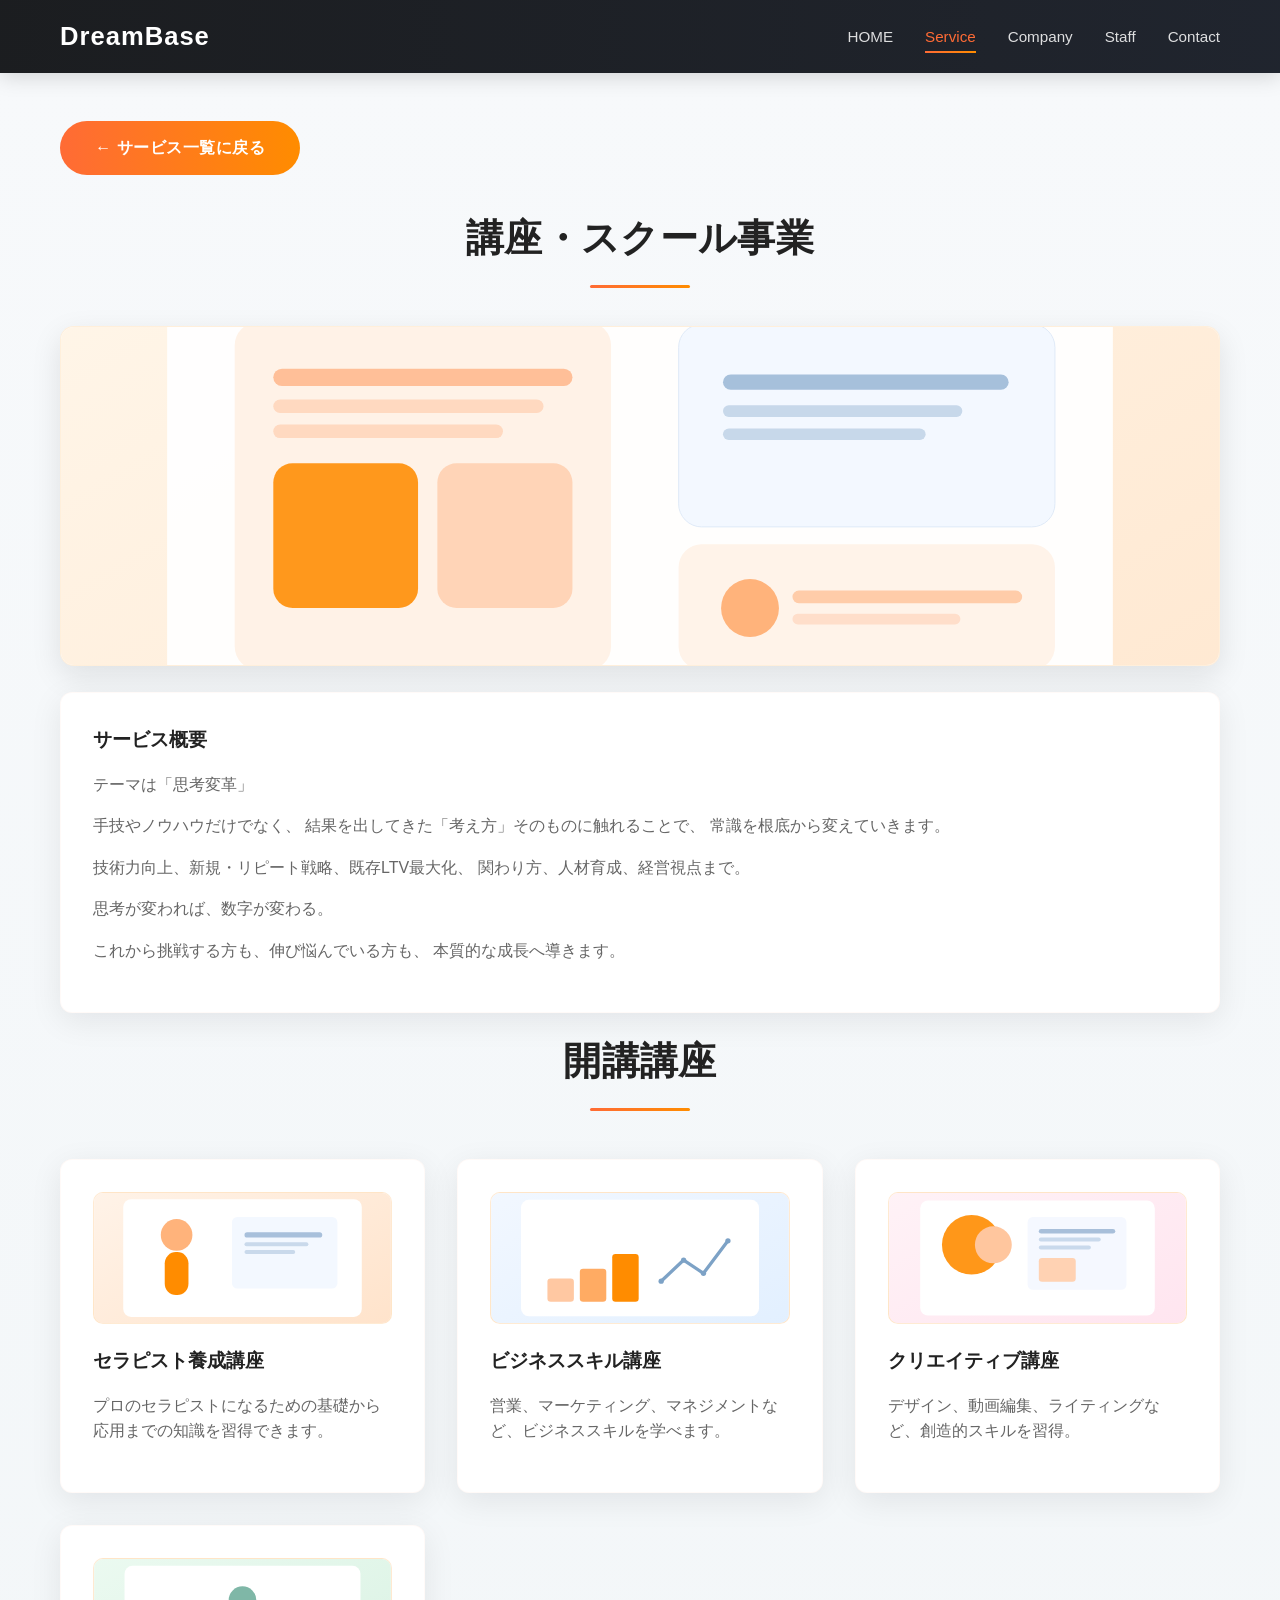
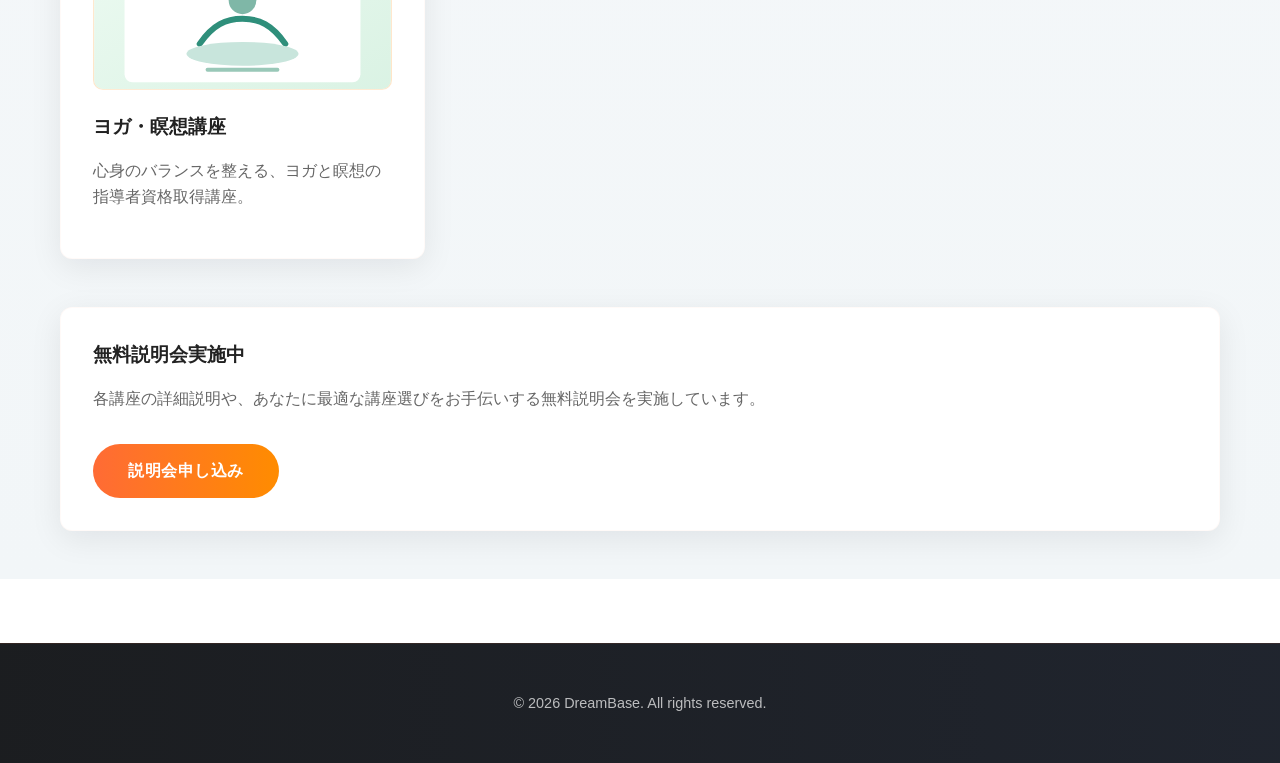
<file: pages/service/school.html>
<!DOCTYPE html>
<html lang="ja">
<head>
    <meta charset="UTF-8">
    <meta name="viewport" content="width=device-width, initial-scale=1.0">
    <title>講座・スクール事業 - DreamBase</title>
    <link rel="icon" href="../../favicon.ico">
    <link rel="stylesheet" href="../../css/style.css">
</head>
<body>
    <div id="app">
        <!-- ナビゲーション -->
        <nav class="navbar">
            <div class="container">
                <div class="logo">
                    <h1><a href="../../index.html" style="color: white; text-decoration: none;">DreamBase</a></h1>
                </div>
                <div class="hamburger">
                    <span></span>
                    <span></span>
                    <span></span>
                </div>
                <ul class="nav-menu">
                    <h1><a href="../../index.html" style="color: white; text-decoration: none;">DreamBase</a></h1>
                    <li><a href="../../index.html" class="nav-link">HOME</a></li>
                    <li><a href="../service.html" class="nav-link active">Service</a></li>
                    <li><a href="../company.html" class="nav-link">Company</a></li>
                    <li><a href="../staff.html" class="nav-link">Staff</a></li>
                    <li><a href="../contact.html" class="nav-link">Contact</a></li>
                </ul>
            </div>
        </nav>

        <!-- メインコンテンツ -->
        <main id="content">
            <section class="page-section">
                <div class="container">
                    <a href="../service.html" class="btn" style="margin-bottom: 2rem; display: inline-block; background-color: #FF8C00;">← サービス一覧に戻る</a>
                    
                    <h2 class="section-title">講座・スクール事業</h2>

                    <div class="service-page-hero">
                        <img src="../../images/services/school.svg" alt="講座・スクール事業のイメージ" class="service-page-hero-image" loading="lazy">
                    </div>
                    
                    <div class="card service-overview-card">
                        <h3>サービス概要</h3>
                        <p>テーマは「思考変革」</p>

                        <p>手技やノウハウだけでなく、
                        結果を出してきた「考え方」そのものに触れることで、
                        常識を根底から変えていきます。</p>

                        <p>技術力向上、新規・リピート戦略、既存LTV最大化、
                        関わり方、人材育成、経営視点まで。</p>

                        <p>思考が変われば、数字が変わる。</p>
                        <p>これから挑戦する方も、伸び悩んでいる方も、
                        本質的な成長へ導きます。</p>
                    </div>

                    <h2 class="section-title">開講講座</h2>
                    <div class="card-grid">
                        <div class="card">
                            <img src="../../images/cards/school-therapist.svg" alt="セラピスト養成講座のイメージ" class="detail-card-image" loading="lazy">
                            <h3>セラピスト養成講座</h3>
                            <p>プロのセラピストになるための基礎から応用までの知識を習得できます。</p>
                        </div>
                        <div class="card">
                            <img src="../../images/cards/school-business.svg" alt="ビジネススキル講座のイメージ" class="detail-card-image" loading="lazy">
                            <h3>ビジネススキル講座</h3>
                            <p>営業、マーケティング、マネジメントなど、ビジネススキルを学べます。</p>
                        </div>
                        <div class="card">
                            <img src="../../images/cards/school-creative.svg" alt="クリエイティブ講座のイメージ" class="detail-card-image" loading="lazy">
                            <h3>クリエイティブ講座</h3>
                            <p>デザイン、動画編集、ライティングなど、創造的スキルを習得。</p>
                        </div>
                        <div class="card">
                            <img src="../../images/cards/school-yoga.svg" alt="ヨガ瞑想講座のイメージ" class="detail-card-image" loading="lazy">
                            <h3>ヨガ・瞑想講座</h3>
                            <p>心身のバランスを整える、ヨガと瞑想の指導者資格取得講座。</p>
                        </div>
                    </div>

                    <div class="card" style="margin-top: 3rem;">
                        <h3>無料説明会実施中</h3>
                        <p>各講座の詳細説明や、あなたに最適な講座選びをお手伝いする無料説明会を実施しています。</p>
                        <a href="../contact.html" class="btn" style="margin-top: 1rem;">説明会申し込み</a>
                    </div>
                </div>
            </section>
        </main>

        <!-- フッター -->
        <footer class="footer">
            <div class="container">
                <p>&copy; 2026 DreamBase. All rights reserved.</p>
            </div>
        </footer>
    </div>

    <script src="../../js/navigation.js"></script>
</body>
</html>
</file>
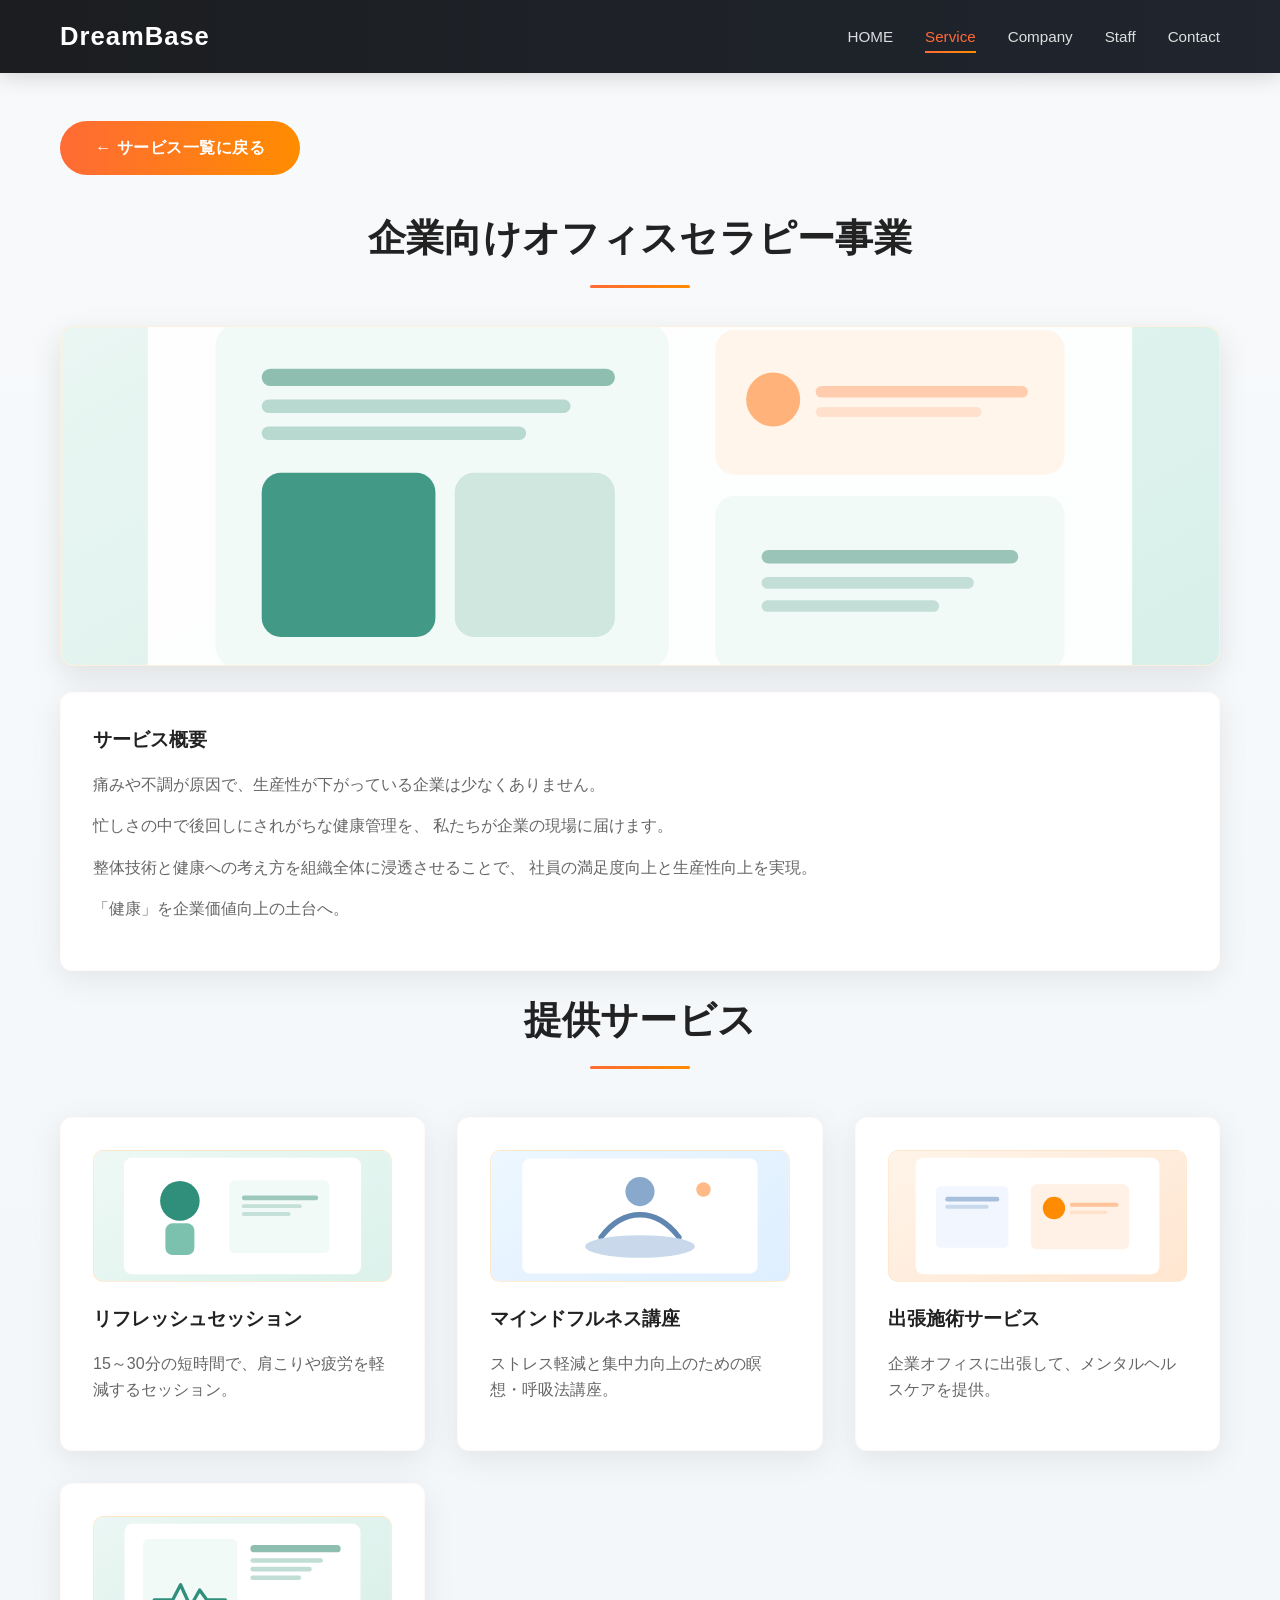
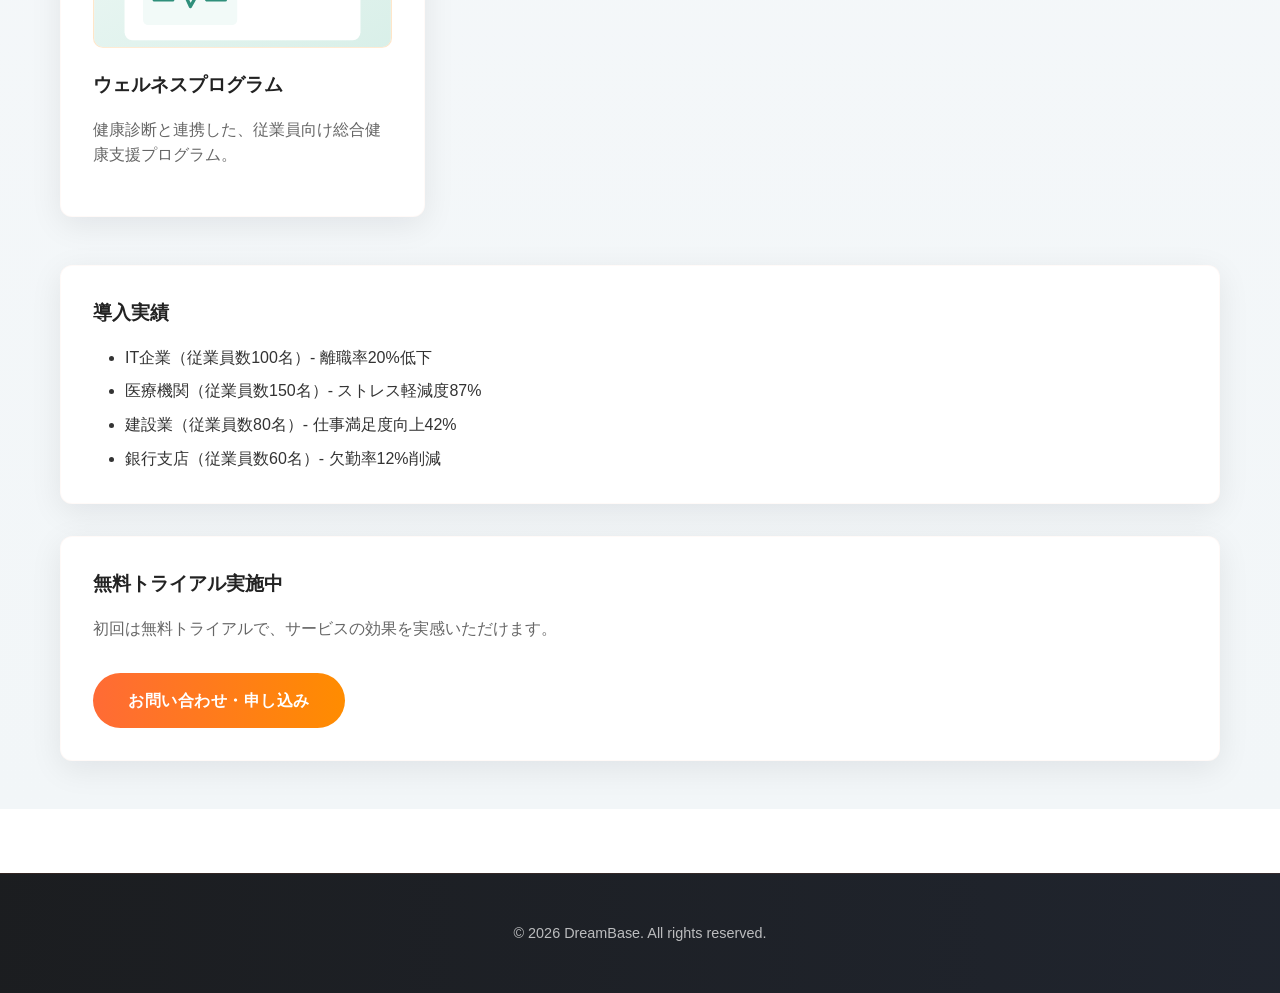
<file: pages/service/therapist.html>
<!DOCTYPE html>
<html lang="ja">
<head>
    <meta charset="UTF-8">
    <meta name="viewport" content="width=device-width, initial-scale=1.0">
    <title>企業向けオフィスセラピー事業 - DreamBase</title>
    <link rel="icon" href="../../favicon.ico">
    <link rel="stylesheet" href="../../css/style.css">
</head>
<body>
    <div id="app">
        <!-- ナビゲーション -->
        <nav class="navbar">
            <div class="container">
                <div class="logo">
                    <h1><a href="../../index.html" style="color: white; text-decoration: none;">DreamBase</a></h1>
                </div>
                <div class="hamburger">
                    <span></span>
                    <span></span>
                    <span></span>
                </div>
                <ul class="nav-menu">
                    <h1><a href="../../index.html" style="color: white; text-decoration: none;">DreamBase</a></h1>
                    <li><a href="../../index.html" class="nav-link">HOME</a></li>
                    <li><a href="../service.html" class="nav-link active">Service</a></li>
                    <li><a href="../company.html" class="nav-link">Company</a></li>
                    <li><a href="../staff.html" class="nav-link">Staff</a></li>
                    
                    <li><a href="../contact.html" class="nav-link">Contact</a></li>
                </ul>
            </div>
        </nav>

        <!-- メインコンテンツ -->
        <main id="content">
            <section class="page-section">
                <div class="container">
                    <a href="../service.html" class="btn" style="margin-bottom: 2rem; display: inline-block; background-color: #FF8C00;">← サービス一覧に戻る</a>
                    
                    <h2 class="section-title">企業向けオフィスセラピー事業</h2>

                    <div class="service-page-hero">
                        <img src="../../images/services/therapist.svg" alt="企業向けオフィスセラピー事業のイメージ" class="service-page-hero-image" loading="lazy">
                    </div>
                    
                    <div class="card service-overview-card">
                        <h3>サービス概要</h3>
                        <p>痛みや不調が原因で、生産性が下がっている企業は少なくありません。</p>

                        <p>忙しさの中で後回しにされがちな健康管理を、
                        私たちが企業の現場に届けます。</p>

                        <p>整体技術と健康への考え方を組織全体に浸透させることで、
                        社員の満足度向上と生産性向上を実現。</p>

                        <p>「健康」を企業価値向上の土台へ。</p>
                    </div>

                    <h2 class="section-title">提供サービス</h2>
                    <div class="card-grid">
                        <div class="card">
                            <img src="../../images/cards/therapist-refresh.svg" alt="リフレッシュセッションのイメージ" class="detail-card-image" loading="lazy">
                            <h3>リフレッシュセッション</h3>
                            <p>15～30分の短時間で、肩こりや疲労を軽減するセッション。</p>
                        </div>
                        <div class="card">
                            <img src="../../images/cards/therapist-mindfulness.svg" alt="マインドフルネス講座のイメージ" class="detail-card-image" loading="lazy">
                            <h3>マインドフルネス講座</h3>
                            <p>ストレス軽減と集中力向上のための瞑想・呼吸法講座。</p>
                        </div>
                        <div class="card">
                            <img src="../../images/cards/therapist-onsite.svg" alt="出張施術サービスのイメージ" class="detail-card-image" loading="lazy">
                            <h3>出張施術サービス</h3>
                            <p>企業オフィスに出張して、メンタルヘルスケアを提供。</p>
                        </div>
                        <div class="card">
                            <img src="../../images/cards/therapist-wellness.svg" alt="ウェルネスプログラムのイメージ" class="detail-card-image" loading="lazy">
                            <h3>ウェルネスプログラム</h3>
                            <p>健康診断と連携した、従業員向け総合健康支援プログラム。</p>
                        </div>
                    </div>

                    <div class="card" style="margin-top: 3rem;">
                        <h3>導入実績</h3>
                        <ul style="padding-left: 2rem; margin-top: 1rem;">
                            <li style="margin-bottom: 0.5rem;">IT企業（従業員数100名）- 離職率20%低下</li>
                            <li style="margin-bottom: 0.5rem;">医療機関（従業員数150名）- ストレス軽減度87%</li>
                            <li style="margin-bottom: 0.5rem;">建設業（従業員数80名）- 仕事満足度向上42%</li>
                            <li>銀行支店（従業員数60名）- 欠勤率12%削減</li>
                        </ul>
                    </div>

                    <div class="card" style="margin-top: 2rem;">
                        <h3>無料トライアル実施中</h3>
                        <p>初回は無料トライアルで、サービスの効果を実感いただけます。</p>
                        <a href="../contact.html" class="btn" style="margin-top: 1rem;">お問い合わせ・申し込み</a>
                    </div>
                </div>
            </section>
        </main>

        <!-- フッター -->
        <footer class="footer">
            <div class="container">
                <p>&copy; 2026 DreamBase. All rights reserved.</p>
            </div>
        </footer>
    </div>

    <script src="../../js/navigation.js"></script>
</body>
</html>
</file>
<file: css/style.css>
* {
    margin: 0;
    padding: 0;
    box-sizing: border-box;
}

body {
    font-family: 'Segoe UI', Tahoma, Geneva, Verdana, sans-serif;
    line-height: 1.6;
    color: #333;
}

:root{
    --brand-1: #FF6B35;
    --brand-2: #FF8C00;
    --bg: #0f1113;
    --card-bg: #0f1720;
    --muted: #9aa3ad;
    --glass: rgba(255,255,255,0.03);
}

.container {
    max-width: 1200px;
    margin: 0 auto;
    padding: 0 20px;
}

/* ナビゲーション */
.navbar {
    background: linear-gradient(90deg, rgba(15,17,20,0.95) 0%, rgba(20,25,35,0.95) 100%);
    padding: 1rem 0;
    position: sticky;
    top: 0;
    z-index: 1000;
    box-shadow: 0 4px 20px rgba(0, 0, 0, 0.15);
    backdrop-filter: blur(10px);
}

.navbar .container {
    display: flex;
    justify-content: space-between;
    align-items: center;
}

.logo h1 {
    color: white;
    font-size: 1.6rem;
    font-weight: 700;
    letter-spacing: 1px;
}

.nav-menu {
    display: flex;
    list-style: none;
    gap: 2rem;
}

.nav-menu h1 {
    display: none;
}

.nav-link {
    color: rgba(255,255,255,0.85);
    text-decoration: none;
    font-weight: 500;
    transition: all 0.3s cubic-bezier(.22,.9,.32,1);
    position: relative;
    cursor: pointer;
    font-size: 0.95rem;
}

.nav-link:hover,
.nav-link.active {
    color: #FF6B35;
}

.nav-link.active::after {
    content: '';
    position: absolute;
    bottom: -8px;
    left: 0;
    width: 100%;
    height: 2px;
    background: linear-gradient(90deg, #FF6B35, #FF8C00);
}

/* メインコンテンツ */
main {
    min-height: calc(100vh - 200px);
    padding: 3rem 0;
    background: linear-gradient(180deg, #f7f9fb 0%, #f2f6f8 100%);
}

/* ページセクション */
.page-section {
    animation: fadeIn 0.5s ease-in;
}

@keyframes fadeIn {
    from {
        opacity: 0;
        transform: translateY(10px);
    }
    to {
        opacity: 1;
        transform: translateY(0);
    }
}

/* HOME ページ */
.modern-hero {
    background: linear-gradient(135deg, #FF6B35 0%, #FF8C00 100%);
    color: white;
    padding: 5rem 0 4rem 0;
    margin-bottom: 3rem;
    box-shadow: 0 10px 40px rgba(255, 107, 53, 0.15);
}

.hero-inner{
    display:flex;
    gap:3rem;
    align-items:center;
}

.hero-left{
    flex:1.1;
}

.hero-right{
    flex:0.9;
}

.hero-visual-card {
    background: rgba(255,255,255,0.14);
    border: 1px solid rgba(255,255,255,0.28);
    border-radius: 16px;
    padding: 0.8rem;
    margin-bottom: 1.2rem;
    box-shadow: 0 14px 36px rgba(0,0,0,0.16);
    backdrop-filter: blur(10px);
}

.hero-visual-image {
    display: block;
    width: 100%;
    aspect-ratio: 16 / 10;
    object-fit: cover;
    border-radius: 12px;
}

.hero-visual-note {
    margin-top: 0.7rem;
    margin-bottom: 0;
    font-size: 0.82rem;
    color: rgba(255,255,255,0.88);
    line-height: 1.45;
}

.modern-hero .hero-title{
    font-size:2.8rem;
    margin-bottom:1.2rem;
    font-family: 'Georgia', serif;
    color: #fff;
    line-height:1.2;
    font-weight: 700;
}

.modern-hero .hero-sub{
    color: rgba(255,255,255,0.95);
    font-size:1.1rem;
    margin-bottom:2rem;
    line-height: 1.8;
}

.hero-ctas {
    display: flex;
    gap: 1rem;
    flex-wrap: wrap;
}

.hero-features{
    display:grid;
    grid-template-columns:1fr;
    gap:1.2rem;
}

.hero .feature{
    background: rgba(255,255,255,0.12);
    padding:1.2rem;
    border-radius:8px;
    border: 1px solid rgba(255,255,255,0.2);
    backdrop-filter: blur(10px);
    transition: all 0.3s ease;
}

.hero .feature:hover {
    background: rgba(255,255,255,0.18);
    transform: translateY(-2px);
}

.hero .feature h4 {
    color: #fff;
    font-size: 0.95rem;
    font-weight: 700;
    margin-bottom: 0.5rem;
}

.hero .feature p {
    color: rgba(255,255,255,0.9);
    font-size: 0.85rem;
    line-height: 1.5;
}

.btn-primary{
    background: #ffffff;
    color:#FF6B35;
    font-weight: 700;
    box-shadow: 0 4px 15px rgba(0,0,0,0.1);
}

.btn-primary:hover {
    background: #f0f0f0;
    transform: translateY(-3px);
    box-shadow: 0 8px 20px rgba(0,0,0,0.15);
}

.btn-secondary{
    background: transparent;
    color: #fff;
    border:2px solid rgba(255,255,255,0.8);
}

.btn-secondary:hover {
    background: rgba(255,255,255,0.1);
    border-color: #fff;
    transform: translateY(-3px);
}

.btn {
    display: inline-block;
    padding: 0.95rem 2.2rem;
    background: linear-gradient(90deg, #FF6B35, #FF8C00);
    color: white;
    text-decoration: none;
    border-radius: 8px;
    font-weight: 700;
    transition: all 0.3s cubic-bezier(.22,.9,.32,1);
    border: none;
    cursor: pointer;
    font-size: 1rem;
    letter-spacing: 0.5px;
}

.btn:hover {
    background: linear-gradient(90deg, #FF8C00, #FFB347);
    transform: translateY(-4px);
    box-shadow: 0 12px 24px rgba(255, 107, 53, 0.3);
}

/* カード */
.card-grid {
    display: grid;
    grid-template-columns: repeat(auto-fit, minmax(300px, 1fr));
    gap: 2rem;
    margin: 2rem 0;
}

.card-link {
    text-decoration: none;
    color: inherit;
    display: block;
}

.card-link .card {
    cursor: pointer;
    height: 100%;
}

.card-link .card-link-text {
    color: #FF8C00;
    font-weight: bold;
    margin-top: 1rem;
    transition: all 0.3s ease;
}

.location-card-link {
    margin-bottom: 2rem;
}

.location-card-link:last-of-type {
    margin-bottom: 0;
}

.card {
    background: #ffffff;
    padding: 2rem;
    border-radius: 12px;
    box-shadow: 0 8px 32px rgba(15,17,20,0.08);
    transition: transform 0.35s cubic-bezier(.22,.9,.32,1), box-shadow 0.35s ease, border 0.3s ease;
    border: 1px solid rgba(255,107,53,0.03);
}

.card:hover {
    transform: translateY(-10px);
    box-shadow: 0 16px 48px rgba(255, 107, 53, 0.12);
}

.card h3 {
    color: #222;
    margin-bottom: 1rem;
    font-size: 1.2rem;
    font-weight: 700;
}

.card p {
    color: #666;
    margin-bottom: 1rem;
}

/* Home: 事業紹介セクション */
.services-section {
    margin-top: 3rem;
}

.lead {
    text-align: center;
    max-width: 1000px;
    margin: 0.5rem auto 2rem auto;
    color: #51606a;
    font-size: 1.05rem;
    line-height: 1.9;
    font-weight: 500;
}

.services-tiles .service-card {
    min-height: 260px;
    display: flex;
    flex-direction: column;
    justify-content: flex-start;
    background: linear-gradient(180deg,#ffffff 0%, #fbfcfd 100%);
    border: 1px solid rgba(10,20,30,0.04);
    padding-top: 1.1rem;
}

.service-card-image {
    width: 100%;
    height: 150px;
    object-fit: cover;
    border-radius: 10px;
    margin-bottom: 1rem;
    border: 1px solid rgba(255, 140, 0, 0.16);
    box-shadow: 0 4px 14px rgba(15, 17, 20, 0.08);
}

.service-card h3 {
    color: var(--brand-1);
    font-size: 1.2rem;
    font-weight: 700;
}

.service-card p {
    color: #666;
}

.card-link {
    text-decoration: none;
}

/* Service detail pages */
.service-page-hero {
    margin: -0.6rem 0 1.6rem;
}

.service-page-hero-image {
    width: 100%;
    display: block;
    height: clamp(220px, 34vw, 340px);
    object-fit: cover;
    border-radius: 14px;
    border: 1px solid rgba(255, 140, 0, 0.14);
    box-shadow: 0 10px 30px rgba(15, 17, 20, 0.1);
    background: #fff;
}

.service-overview-card {
    margin-bottom: 1.1rem;
}

.detail-card-image {
    width: 100%;
    height: 132px;
    object-fit: cover;
    border-radius: 10px;
    margin-bottom: 0.9rem;
    border: 1px solid rgba(255, 140, 0, 0.14);
    background: linear-gradient(180deg, #fffaf6 0%, #fff3e7 100%);
}

/* Case section */
.case-section .card{
    background: #ffffff;
}

/* Minor responsive tweaks for modern hero */
@media (max-width: 992px){
    .hero-inner{flex-direction:column}
    .modern-hero .hero-title{font-size:2rem}
}

/* Hero のタイポグラフィを上品に */
.hero {
    background: radial-gradient(circle at 20% 20%, rgba(255,140,0,0.95), rgba(255,107,53,0.95));
    padding: 5rem 0;
}

.hero h2 {
    font-family: 'Georgia', 'Times New Roman', serif;
    font-weight: 700;
    letter-spacing: 0.5px;
}

.btn {
    border-radius: 999px;
    padding: 0.9rem 2.2rem;
}

.card-content {
    display: flex;
    flex-direction: row;
    height: 100%;
    justify-content: space-between;
}

.card-content iframe {
    width: 45%;
    height: 350px;
    border: none;
}

.card-content img {
    width: 45%;
    height: 350px;
    object-fit: cover;
}


/* テーブル */
.table-container {
    overflow-x: auto;
    margin: 2rem 0;
}

table {
    width: 100%;
    border-collapse: collapse;
    background: white;
    border-radius: 12px;
    overflow: hidden;
    box-shadow: 0 8px 32px rgba(15,17,20,0.08);
}

thead {
    background: linear-gradient(90deg, #FF6B35 0%, #FF8C00 100%);
    color: white;
}

th, td {
    padding: 1.2rem;
    text-align: left;
    border-bottom: 1px solid #f0f0f0;
    font-weight: 500;
}

th {
    font-weight: 700;
    letter-spacing: 0.3px;
}

tbody tr:hover {
    background-color: #f8fafb;
}

/* フォーム */
.form-group {
    margin-bottom: 1.5rem;
}

label {
    display: block;
    margin-bottom: 0.6rem;
    font-weight: 700;
    color: #222;
    font-size: 0.95rem;
    letter-spacing: 0.2px;
}

input, textarea, select {
    width: 100%;
    padding: 0.95rem;
    border: 1px solid #ddd;
    border-radius: 8px;
    font-family: inherit;
    font-size: 1rem;
    transition: border-color 0.3s ease, box-shadow 0.3s ease;
}

input:focus, textarea:focus, select:focus {
    outline: none;
    border-color: #FF6B35;
    box-shadow: 0 0 0 3px rgba(255, 107, 53, 0.1);
}

.form-container {
    max-width: 760px;
    margin: 2rem auto;
    background: white;
    padding: 2.5rem;
    border-radius: 12px;
    box-shadow: 0 8px 32px rgba(15,17,20,0.08);
    border: 1px solid rgba(255,107,53,0.03);
}

.contact-callout-wrap {
    margin-top: 3rem;
}

.contact-callout-card {
    text-align: center;
    max-width: 760px;
    margin: 0 auto;
}

.contact-callout-heading {
    font-size: clamp(1.5rem, 3.2vw, 2rem);
    color: #1f2d3a;
    margin-bottom: 0.9rem;
    letter-spacing: 0.03em;
    font-weight: 800;
}

.contact-callout-number {
    margin: 0;
}

.contact-callout-number a {
    color: #FF6B35;
    font-weight: 700;
    text-decoration: none;
    font-size: clamp(1.7rem, 4.2vw, 2.5rem);
    line-height: 1.2;
}

.contact-callout-number a:hover {
    color: #FF8C00;
}

.phone-link {
    color: #FF6B35;
    font-weight: 700;
    text-decoration: none;
    font-size: clamp(1.7rem, 4.2vw, 2.5rem);
    line-height: 1.2;
    display: inline-flex;
    align-items: center;
    gap: 0.45rem;
}

.phone-link:hover {
    color: #FF8C00;
}

.phone-icon {
    width: 1.05em;
    height: 1.05em;
    object-fit: contain;
    transform: translateY(1px);
}

/* セクションタイトル */
.section-title {
    text-align: center;
    font-size: 2.4rem;
    color: #222;
    margin-bottom: 3rem;
    position: relative;
    padding-bottom: 1.2rem;
    font-weight: 700;
    letter-spacing: 0.3px;
}

.section-title::after {
    content: '';
    position: absolute;
    bottom: 0;
    left: 50%;
    transform: translateX(-50%);
    width: 100px;
    height: 3px;
    background: linear-gradient(90deg, #FF6B35 0%, #FF8C00 100%);
    border-radius: 2px;
}

.greeting-section {
    padding: 3rem 0;
    background: linear-gradient(180deg, #fff 0%, #fff9f2 100%);
}

.greeting-grid {
    display: grid;
    grid-template-columns: 1.2fr 0.8fr;
    gap: 2rem;
    align-items: center;
}

.greeting-text h3 {
    margin-bottom: 1rem;
    color: #333;
    font-size: 1.6rem;
    text-align: start;
}

.greeting-text p {
    color: #555;
    line-height: 1.8;
    margin-bottom: 1rem;
    text-align: start;
}

.greeting-photo-wrap {
    display: flex;
    justify-content: center;
    align-items: center;
}

.greeting-photo {
    width: 100%;
    max-width: 320px;
}

.greeting-smart {
    display: none;
}

@media (max-width: 992px) {
    .greeting-grid {
        grid-template-columns: 1fr;
        text-align: center;
    }

    .greeting-photo-wrap {
        margin-top: 1.5rem;
    }
}

/* 会社概要 */
.company-list dl {
    display: flex;
    flex-wrap: wrap;
    width: 100%;
}

.list-item {
    display: flex;
    padding: 1rem 0;
    border-bottom: solid 2px #FF8C00;
    width: calc(50% - 48px / 2);
    margin-right: 48px;
}

.list-item:nth-child(2n+2) {
    margin-right: 0;
}

.list-item dt {
    width: 160px;
    color: #7d8492;
}

.list-item dd {
    margin-top: 0;
    width: calc(100% - 170px);
}

.list-item.-full {
    width: 100%;
    margin-right: 0;
}

/* フッター */
.footer {
    background: linear-gradient(90deg, rgba(15,17,20,0.95) 0%, rgba(20,25,35,0.95) 100%);
    color: white;
    text-align: center;
    padding: 3rem 0;
    margin-top: 4rem;
    border-top: 1px solid rgba(255,107,53,0.1);
}

.footer p {
    font-size: 0.9rem;
    color: rgba(255,255,255,0.7);
    font-weight: 500;
}

/* ハンバーガーメニュー */
.hamburger {
    display: none;
    flex-direction: column;
    cursor: pointer;
    gap: 6px;
}

.hamburger span {
    width: 26px;
    height: 3px;
    background-color: white;
    border-radius: 2px;
    transition: all 0.4s cubic-bezier(.22,.9,.32,1);
}

.hamburger.active span:nth-child(1) {
    transform: rotate(45deg) translate(9px, 9px);
}

.hamburger.active span:nth-child(2) {
    opacity: 0;
}

.hamburger.active span:nth-child(3) {
    transform: rotate(-45deg) translate(8px, -8px);
}

.submenu {
    display: none;
}

/* レスポンシブ */
@media (max-width: 768px) {
    .navbar .container {
        flex-direction: column;
        align-items: flex-start;
    }

    .logo h1 {
        font-size: 1.5rem;
        width: 100%;
        margin-bottom: 1rem;
        z-index: 1001;
    }

    .hamburger {
        display: flex;
        position: absolute;
        right: 20px;
        top: 50%;
        transform: translateY(-50%);
        z-index: 1000;
    }

    .nav-menu {
        display: none;
        flex-direction: column;
        gap: 0;
        width: 100vw;
        height: 100vh;
        position: fixed;
        top: 0;
        left: 0;
        right: 0;
        background: linear-gradient(180deg, rgba(15,17,20,0.98) 0%, rgba(20,25,35,0.98) 100%);
        list-style: none;
        padding: 6rem 0 2rem 0;
        border-top: 1px solid rgba(255,107,53,0.2);
        z-index: 999;
        backdrop-filter: blur(10px);
    }

    .nav-menu.active {
        display: flex;
    }

    .nav-menu h1 {
        display: block;
        position: absolute;
        font-size: 1.6rem;
        top: 1rem;
        left: 1.5rem;
        font-weight: 700;
        letter-spacing: 0.6px;
    }

    .nav-menu li {
        width: 100%;
        border-bottom: 1px solid rgba(255,255,255,0.05);
    }

    .nav-link {
        display: block;
        padding: 1.2rem 1.8rem;
        color: rgba(255,255,255,0.85);
        font-size: 1rem;
        font-weight: 500;
        transition: all 0.3s cubic-bezier(.22,.9,.32,1);
    }

    .nav-link:hover {
        background: rgba(255,107,53,0.15);
        color: #FF6B35;
        padding-left: 2.2rem;
    }

    .nav-link.active {
        color: #FF6B35;
        background: rgba(255,107,53,0.1);
        border-left: 3px solid #FF6B35;
        padding-left: 1.5rem;
    }

    .nav-link.active::after {
        display: none;
    }

    .hero h2 {
        font-size: 2rem;
    }

    .hero p {
        font-size: 1rem;
    }

    .section-title {
        font-size: 2rem;
    }

    .card-grid {
        grid-template-columns: 1fr;
    }

    .service-card-image {
        height: 180px;
    }

    .service-page-hero {
        margin-top: -0.2rem;
        margin-bottom: 1.2rem;
    }

    .service-page-hero-image {
        height: 220px;
    }

    .detail-card-image {
        height: 148px;
    }

    .card-content {
        display: flex;
        flex-direction: column;
        height: 100%;
        justify-content: space-between;
    }

    .card-content iframe {
        width: 100%;
        height: 250px;
        border: none;
    }

    .card-content img {
        width: 100%;
        height: 250px;
        object-fit: cover;
    }

    table {
        font-size: 0.9rem;
    }

    th, td {
        padding: 0.75rem;
    }

    .form-container {
        padding: 1.5rem 1rem;
    }

    input, textarea, select {
        font-size: 16px; /* iOSでのズーム防止 */
    }

    main {
        min-height: calc(100vh - 150px);
        padding: 2rem 0;
    }
}

@media (max-width: 480px) {
    .logo h1 {
        font-size: 1.2rem;
    }

    .hero h2 {
        font-size: 1.5rem;
    }

    .section-title {
        font-size: 1.5rem;
    }

    .btn {
        padding: 0.7rem 1.5rem;
        font-size: 0.9rem;
    }

    .card {
        padding: 1.5rem 1rem;
    }

    .service-card-image {
        height: 160px;
    }

    .service-page-hero-image {
        height: 190px;
    }

    .detail-card-image {
        height: 136px;
    }

    .card h3 {
        font-size: 1.1rem;
    }

    .nav-menu li {
        width: 100%;
    }

    .nav-link {
        padding: 0.8rem 1rem;
    }

    .table-container {
        overflow-x: auto;
    }

    table {
        font-size: 0.8rem;
    }

    th, td {
        padding: 0.5rem;
    }

    .company-list dl {
        display: block;
        width: 100%;
    }

    .list-item {
        display: block;
        padding: 1rem 0;
        border-bottom: solid 2px #FF8C00;
        width: calc(100%);
        margin-right: 0;
    }

    .list-item dt {
        width: auto;
        color: #7d8492;
    }

    .list-item dd {
        margin-top: 0;
        width: calc(100%);
    }

    .greeting-photo-wrap {
        display: none;
    }

    .greeting-smart {
        display: flex;
        justify-content: space-around;
    }

    .greeting-content {
        flex-direction: column;
        text-align: start;
        margin-top: 40px;
    }

    .greeting-photo-smart {
        width: 100%;
        max-width: 180px;
    }

}

/* Company & Staff セクション */
.company-staff-section {
    margin-top: 4rem;
    margin-bottom: 2rem;
}

.info-grid {
    display: grid;
    grid-template-columns: repeat(auto-fit, minmax(280px, 1fr));
    gap: 2rem;
    margin-top: 2rem;
}

.info-card {
    display: block;
    text-decoration: none;
    color: inherit;
    border-radius: 12px;
    padding: 2.5rem;
    background: linear-gradient(135deg, #ffffff 0%, #fbfcfd 100%);
    box-shadow: 0 8px 32px rgba(15,17,20,0.08);
    transition: all 0.4s cubic-bezier(.22,.9,.32,1);
    position: relative;
    overflow: hidden;
    border: 1px solid rgba(255,107,53,0.05);
}

.info-card::before {
    content: '';
    position: absolute;
    top: 0;
    left: 0;
    right: 0;
    height: 3px;
    background: linear-gradient(90deg, #FF6B35, #FF8C00);
    opacity: 0;
    transition: opacity 0.3s ease;
}

.info-card:hover {
    transform: translateY(-8px);
    box-shadow: 0 16px 40px rgba(255,107,53,0.12);
}

.info-card:hover::before {
    opacity: 1;
}

.info-card-content h3 {
    font-size: 1.5rem;
    color: #222;
    margin-bottom: 0.8rem;
    font-weight: 700;
}

.info-card-content p {
    color: #666;
    line-height: 1.7;
    margin-bottom: 1.5rem;
    font-size: 0.95rem;
}

.info-cta {
    display: inline-block;
    color: #FF6B35;
    font-weight: 600;
    transition: all 0.3s ease;
    position: relative;
}

.info-card:hover .info-cta {
    transform: translateX(4px);
    color: #FF8C00;
}

/* Franchise map */
.franchise-map-card {
    background: linear-gradient(180deg, #ffffff 0%, #fff9f2 100%);
}

.franchise-map-lead {
    margin-bottom: 1rem;
    color: #51606a;
}

.franchise-map-note {
    margin-top: 1rem;
    margin-bottom: 0;
    color: #5f6f81;
    font-size: 0.92rem;
}

.franchise-map-wrap {
    position: relative;
    max-width: 760px;
    margin: 0 auto;
    background: radial-gradient(circle at 40% 30%, #f3f8ff 0%, #e8f1fc 100%);
    border: 1px solid rgba(70, 110, 160, 0.2);
    border-radius: 16px;
    padding: 0.6rem;
}

.franchise-map {
    width: 100%;
    height: 460px;
    display: block;
    border-radius: 12px;
    overflow: hidden;
}

.franchise-map-error {
    height: 100%;
    display: flex;
    align-items: center;
    justify-content: center;
    text-align: center;
    color: #24303d;
    background: linear-gradient(180deg, #fff 0%, #f7fbff 100%);
    border: 1px dashed rgba(70, 110, 160, 0.4);
    border-radius: 12px;
    padding: 1rem;
    font-weight: 600;
}

.franchise-detail-list {
    margin-top: 1.5rem;
    display: grid;
    gap: 0.8rem;
}

.franchise-detail {
    display: none;
    border: 1px solid rgba(255, 140, 0, 0.25);
    border-radius: 10px;
    background: #fff;
    padding: 1rem 1.1rem;
}

.franchise-detail.active {
    display: block;
    animation: fadeIn 0.25s ease;
}

.franchise-detail h3 {
    margin-bottom: 0.4rem;
    color: #283644;
}

.franchise-detail-head {
    display: flex;
    align-items: center;
    justify-content: space-between;
    gap: 0.8rem;
    margin-bottom: 0.4rem;
}

.franchise-detail-head h3 {
    margin-bottom: 0;
}

.franchise-detail-switch {
    display: flex;
    gap: 0.4rem;
    flex-shrink: 0;
}

.franchise-switch-btn {
    width: 32px;
    height: 32px;
    border-radius: 999px;
    border: 1px solid rgba(255, 140, 0, 0.35);
    background: #fff7ee;
    color: #ff6b35;
    font-weight: 700;
    cursor: pointer;
    transition: all 0.2s ease;
}

.franchise-switch-btn:hover {
    background: #ff8c00;
    color: #fff;
}

.franchise-switch-btn:focus-visible {
    outline: 3px solid rgba(20, 120, 255, 0.35);
    outline-offset: 1px;
}

.franchise-detail p {
    margin-bottom: 0;
}

.franchise-detail-meta {
    margin-top: 0.9rem;
    display: grid;
    grid-template-columns: 88px 1fr;
    gap: 0.35rem 0.8rem;
}

.franchise-detail-meta dt {
    color: #6a7785;
    font-weight: 700;
}

.franchise-detail-meta dd {
    margin: 0;
    color: #334355;
}

.franchise-detail-meta a {
    color: #1d5ea8;
    word-break: break-all;
}

.franchise-detail-meta a:hover {
    color: #ff6b35;
}

/* レスポンシブ: Company & Staff */
@media (max-width: 768px) {
    .info-grid {
        grid-template-columns: 1fr;
        gap: 1.5rem;
    }

    .info-card {
        padding: 2rem;
    }

    .info-card-content h3 {
        font-size: 1.3rem;
    }

    /* Hero responsive */
    .hero-inner {
        flex-direction: column;
        gap: 2rem;
    }

    .modern-hero .hero-title {
        font-size: 2rem;
    }

    .modern-hero .hero-sub {
        font-size: 1rem;
    }

    .hero-ctas {
        flex-direction: column;
    }

    .btn {
        width: 100%;
        text-align: center;
    }

    /* サブメニュー */
    .submenu {
        display: none;
        flex-direction: column;
        background: rgba(20,25,35,0.95);
        padding-left: 2rem;
    }

    .submenu.active {
        display: flex;
        list-style: "-";
    }

    .submenu li {
        border-bottom: 1px solid rgba(255,255,255,0.05);
    }

    .submenu a {
        display: block;
        padding: 0.8rem 1rem;
        color: rgba(255,255,255,0.7);
        text-decoration: none;
        font-size: 0.9rem;
        transition: all 0.3s ease;
    }

    .submenu a:hover {
        background: rgba(255,107,53,0.15);
        color: #FF6B35;
        padding-left: 1.5rem;
    }

    .franchise-map-wrap {
        padding: 0.45rem;
    }

    .franchise-map {
        height: 380px;
    }

    .franchise-detail-meta {
        grid-template-columns: 1fr;
        gap: 0.15rem;
    }
}
</file>
